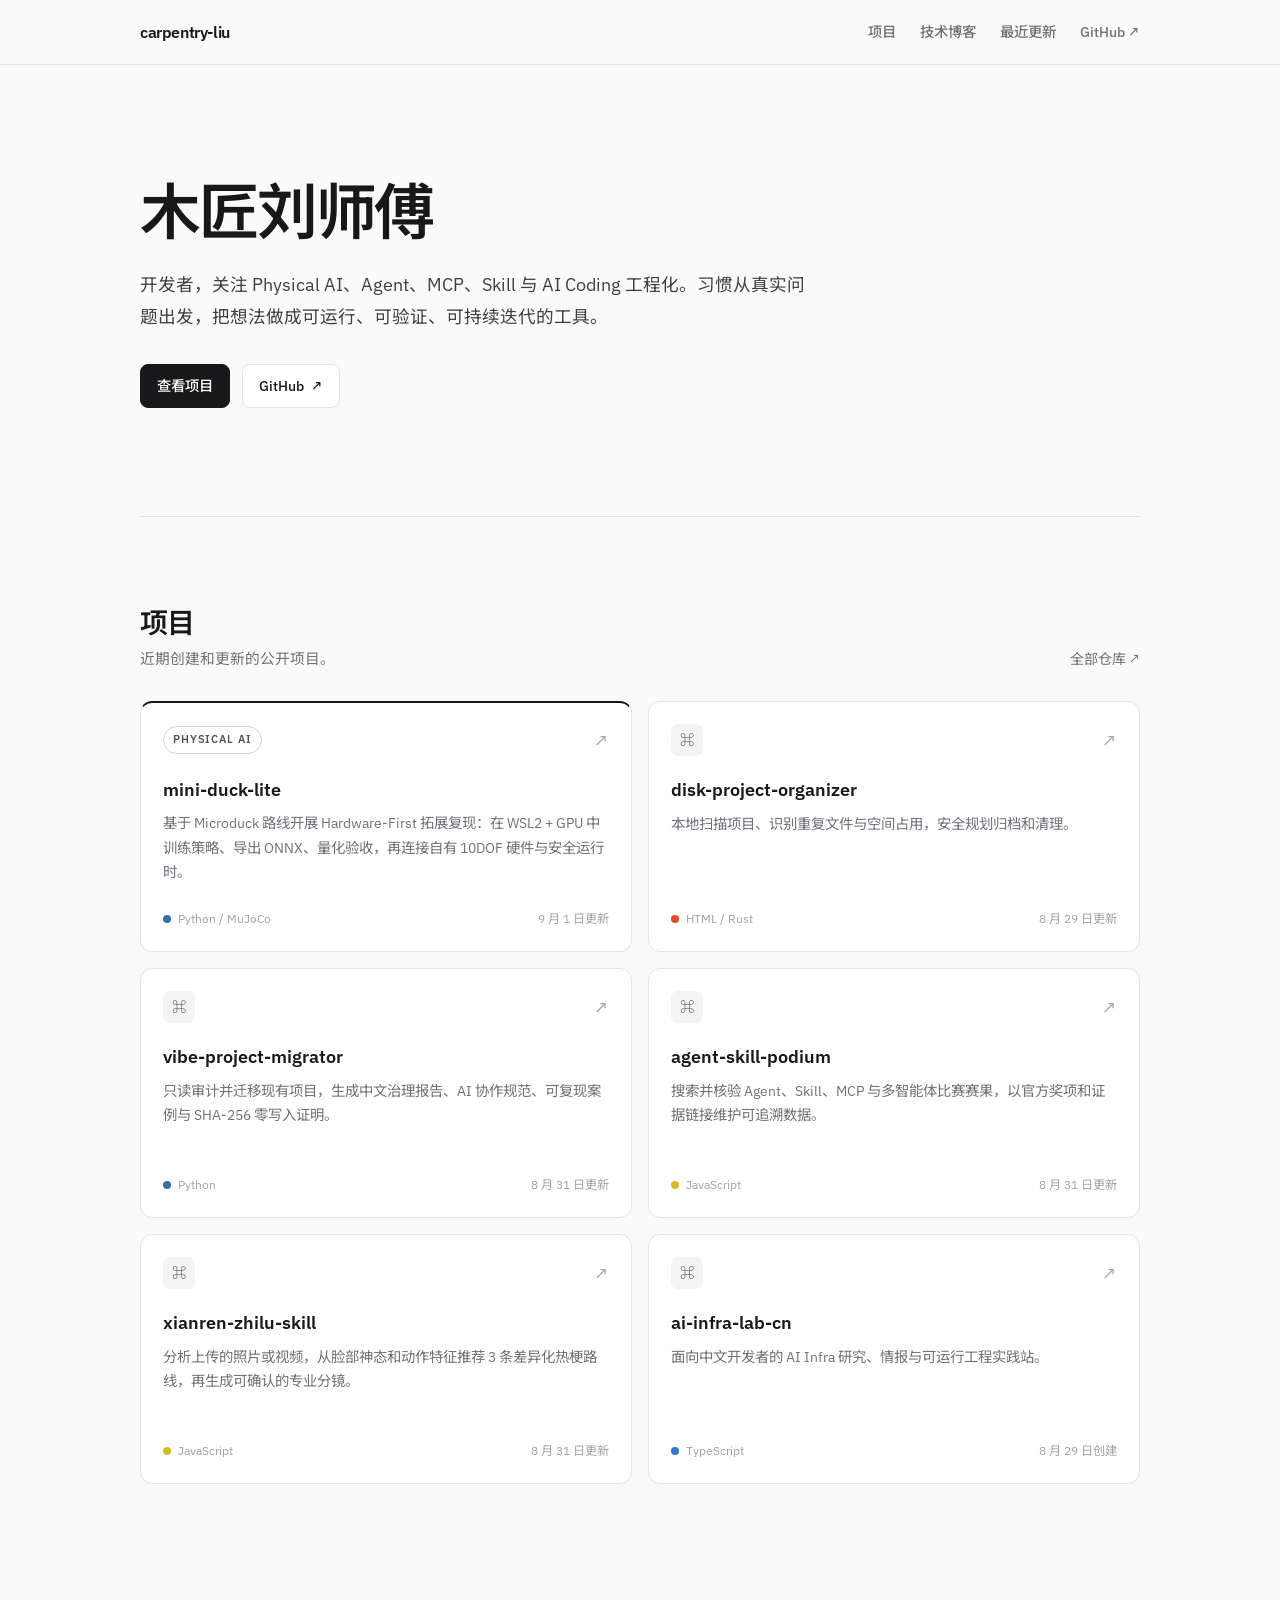
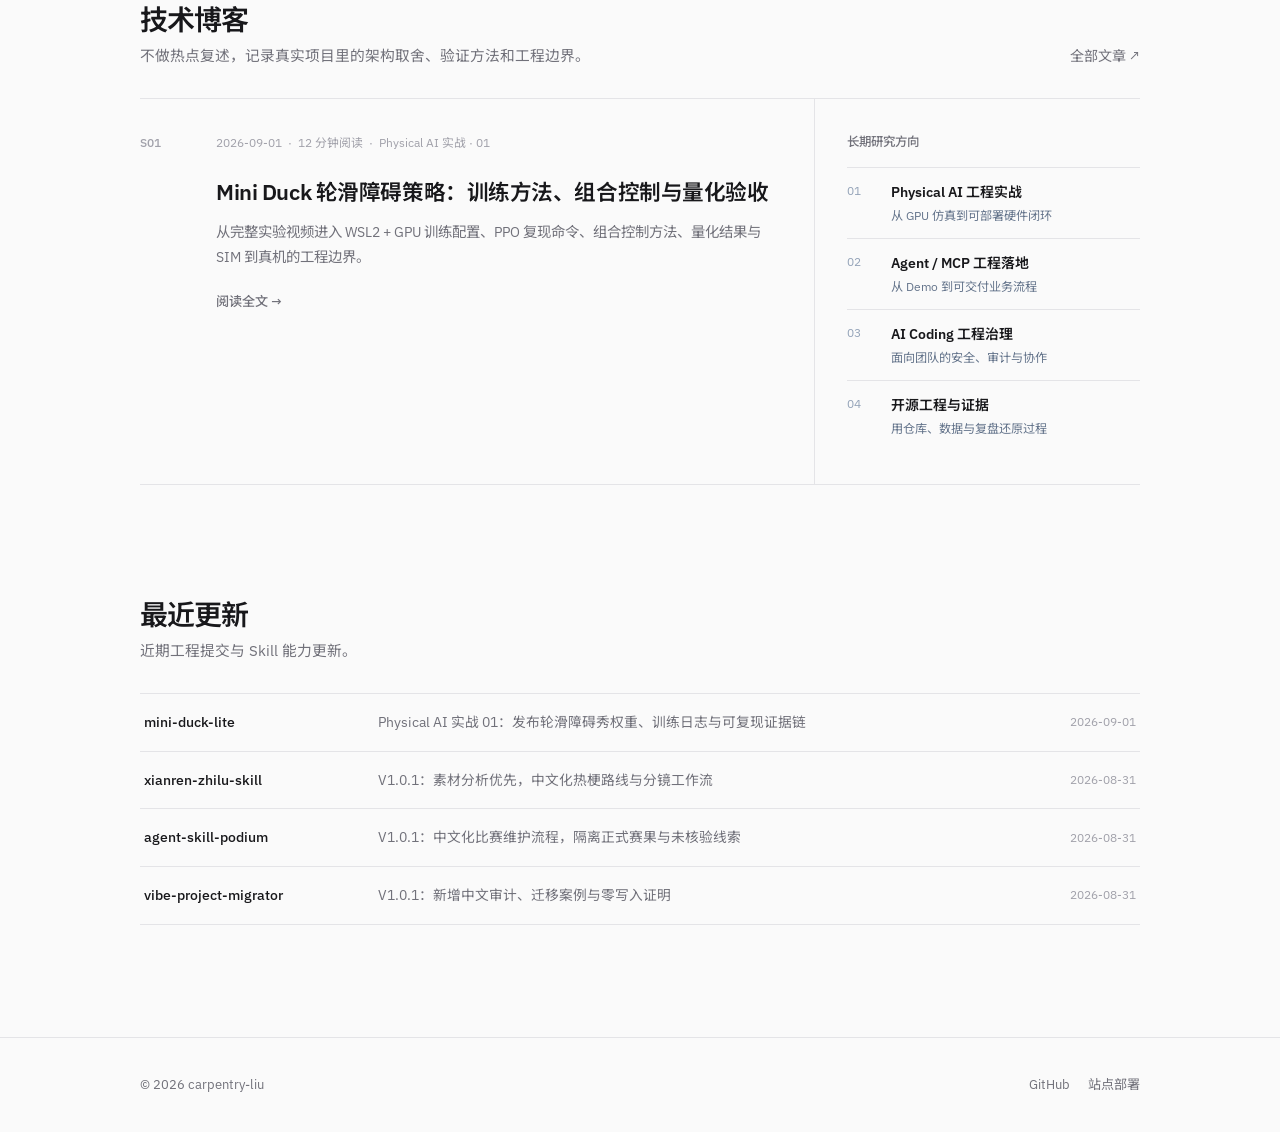
<file: index.html>
<!doctype html>
<html lang="zh-CN">
<head>
  <meta charset="utf-8">
  <meta name="viewport" content="width=device-width, initial-scale=1">
  <meta name="theme-color" content="#fafafa">
  <meta name="description" content="carpentry-liu（木匠刘师傅）的个人主页，记录 Physical AI、Agent、MCP、Skill 与 AI Coding 的工程实践。">
  <meta name="author" content="carpentry-liu">
  <meta property="og:type" content="website">
  <meta property="og:title" content="carpentry-liu — 木匠刘师傅">
  <meta property="og:description" content="Physical AI、Agent、MCP、Skill 与 AI Coding 的工程实践。">
  <meta property="og:url" content="https://carpentry-liu.github.io/">
  <meta property="og:image" content="https://opengraph.githubassets.com/1/carpentry-liu/carpentry-liu.github.io">
  <link rel="canonical" href="https://carpentry-liu.github.io/">
  <link rel="preconnect" href="https://fonts.googleapis.com">
  <link rel="preconnect" href="https://fonts.gstatic.com" crossorigin>
  <link href="https://fonts.googleapis.com/css2?family=IBM+Plex+Sans:wght@400;500;600&family=Noto+Sans+SC:wght@400;500;600&display=swap" rel="stylesheet">
  <link rel="stylesheet" href="styles.css?v=20260901-paper-video">
  <title>carpentry-liu — 木匠刘师傅</title>
</head>
<body>
  <a class="skip-link" href="#main">跳到正文</a>

  <header class="site-header">
    <div class="container header-inner">
      <a class="brand" href="index.html" aria-label="carpentry-liu 首页">
        <span>carpentry-liu</span>
      </a>
      <nav aria-label="主导航">
        <a href="#projects">项目</a>
        <a href="#blog">技术博客</a>
        <a class="nav-updates" href="#updates">最近更新</a>
        <a href="https://github.com/carpentry-liu" target="_blank" rel="noreferrer">GitHub <span aria-hidden="true">↗</span></a>
      </nav>
    </div>
  </header>

  <main id="main">
    <section class="hero container">
      <h1>木匠刘师傅</h1>
      <p class="intro">开发者，关注 Physical AI、Agent、MCP、Skill 与 AI Coding 工程化。习惯从真实问题出发，把想法做成可运行、可验证、可持续迭代的工具。</p>
      <div class="hero-links">
        <a class="button primary" href="#projects">查看项目</a>
        <a class="button secondary" href="https://github.com/carpentry-liu" target="_blank" rel="noreferrer">GitHub <span aria-hidden="true">↗</span></a>
      </div>
    </section>

    <section class="section container" id="projects" aria-labelledby="projects-title">
      <div class="section-header">
        <div>
          <h2 id="projects-title">项目</h2>
          <p>近期创建和更新的公开项目。</p>
        </div>
        <a href="https://github.com/carpentry-liu?tab=repositories" target="_blank" rel="noreferrer">全部仓库 <span aria-hidden="true">↗</span></a>
      </div>

      <div class="project-grid">
        <article class="project-card project-card--lead">
          <div class="project-top">
            <span class="project-label">Physical AI</span>
            <a class="arrow-link" href="https://github.com/carpentry-liu/mini-duck-lite" target="_blank" rel="noreferrer" aria-label="打开 mini-duck-lite 仓库">↗</a>
          </div>
          <h3><a href="https://github.com/carpentry-liu/mini-duck-lite" target="_blank" rel="noreferrer">mini-duck-lite</a></h3>
          <p>基于 Microduck 路线开展 Hardware-First 拓展复现：在 WSL2 + GPU 中训练策略、导出 ONNX、量化验收，再连接自有 10DOF 硬件与安全运行时。</p>
          <div class="project-meta"><span><i class="dot dot-python"></i>Python / MuJoCo</span><time datetime="2026-09-01">9 月 1 日更新</time></div>
        </article>

        <article class="project-card">
          <div class="project-top">
            <span class="repo-icon" aria-hidden="true">⌘</span>
            <a class="arrow-link" href="https://github.com/carpentry-liu/disk-project-organizer" target="_blank" rel="noreferrer" aria-label="打开 disk-project-organizer 仓库">↗</a>
          </div>
          <h3><a href="https://github.com/carpentry-liu/disk-project-organizer" target="_blank" rel="noreferrer">disk-project-organizer</a></h3>
          <p>本地扫描项目、识别重复文件与空间占用，安全规划归档和清理。</p>
          <div class="project-meta"><span><i class="dot dot-html"></i>HTML / Rust</span><time datetime="2026-08-29">8 月 29 日更新</time></div>
        </article>

        <article class="project-card">
          <div class="project-top">
            <span class="repo-icon" aria-hidden="true">⌘</span>
            <a class="arrow-link" href="https://github.com/carpentry-liu/vibe-project-migrator" target="_blank" rel="noreferrer" aria-label="打开 vibe-project-migrator 仓库">↗</a>
          </div>
          <h3><a href="https://github.com/carpentry-liu/vibe-project-migrator" target="_blank" rel="noreferrer">vibe-project-migrator</a></h3>
          <p>只读审计并迁移现有项目，生成中文治理报告、AI 协作规范、可复现案例与 SHA-256 零写入证明。</p>
          <div class="project-meta"><span><i class="dot dot-python"></i>Python</span><time datetime="2026-08-31">8 月 31 日更新</time></div>
        </article>

        <article class="project-card">
          <div class="project-top">
            <span class="repo-icon" aria-hidden="true">⌘</span>
            <a class="arrow-link" href="https://github.com/carpentry-liu/agent-skill-podium" target="_blank" rel="noreferrer" aria-label="打开 agent-skill-podium 仓库">↗</a>
          </div>
          <h3><a href="https://github.com/carpentry-liu/agent-skill-podium" target="_blank" rel="noreferrer">agent-skill-podium</a></h3>
          <p>搜索并核验 Agent、Skill、MCP 与多智能体比赛赛果，以官方奖项和证据链接维护可追溯数据。</p>
          <div class="project-meta"><span><i class="dot dot-js"></i>JavaScript</span><time datetime="2026-08-31">8 月 31 日更新</time></div>
        </article>

        <article class="project-card">
          <div class="project-top">
            <span class="repo-icon" aria-hidden="true">⌘</span>
            <a class="arrow-link" href="https://github.com/carpentry-liu/xianren-zhilu-skill" target="_blank" rel="noreferrer" aria-label="打开 xianren-zhilu-skill 仓库">↗</a>
          </div>
          <h3><a href="https://github.com/carpentry-liu/xianren-zhilu-skill" target="_blank" rel="noreferrer">xianren-zhilu-skill</a></h3>
          <p>分析上传的照片或视频，从脸部神态和动作特征推荐 3 条差异化热梗路线，再生成可确认的专业分镜。</p>
          <div class="project-meta"><span><i class="dot dot-js"></i>JavaScript</span><time datetime="2026-08-31">8 月 31 日更新</time></div>
        </article>

        <article class="project-card">
          <div class="project-top">
            <span class="repo-icon" aria-hidden="true">⌘</span>
            <a class="arrow-link" href="https://github.com/carpentry-liu/ai-infra-lab-cn" target="_blank" rel="noreferrer" aria-label="打开 ai-infra-lab-cn 仓库">↗</a>
          </div>
          <h3><a href="https://github.com/carpentry-liu/ai-infra-lab-cn" target="_blank" rel="noreferrer">ai-infra-lab-cn</a></h3>
          <p>面向中文开发者的 AI Infra 研究、情报与可运行工程实践站。</p>
          <div class="project-meta"><span><i class="dot dot-ts"></i>TypeScript</span><time datetime="2026-08-29">8 月 29 日创建</time></div>
        </article>

      </div>
    </section>

    <section class="section blog-section container" id="blog" aria-labelledby="blog-title">
      <div class="section-header">
        <div>
          <h2 id="blog-title">技术博客</h2>
          <p>不做热点复述，记录真实项目里的架构取舍、验证方法和工程边界。</p>
        </div>
        <a href="blog/">全部文章 <span aria-hidden="true">↗</span></a>
      </div>

      <div class="blog-layout">
        <article class="featured-post">
          <div class="post-index" aria-hidden="true">S01</div>
          <div class="post-copy">
            <div class="post-meta"><time datetime="2026-09-01">2026-09-01</time><span>12 分钟阅读</span><span>Physical AI 实战 · 01</span></div>
            <h3><a href="blog/physical-ai-01-training-evidence.html">Mini Duck 轮滑障碍策略：训练方法、组合控制与量化验收</a></h3>
            <p>从完整实验视频进入 WSL2 + GPU 训练配置、PPO 复现命令、组合控制方法、量化结果与 SIM 到真机的工程边界。</p>
            <a class="post-read" href="blog/physical-ai-01-training-evidence.html">阅读全文 <span aria-hidden="true">→</span></a>
          </div>
        </article>

        <aside class="writing-map" aria-label="博客选题方向">
          <p class="writing-map__label">长期研究方向</p>
          <ol>
            <li><span>01</span><p><strong>Physical AI 工程实战</strong><small>从 GPU 仿真到可部署硬件闭环</small></p></li>
            <li><span>02</span><p><strong>Agent / MCP 工程落地</strong><small>从 Demo 到可交付业务流程</small></p></li>
            <li><span>03</span><p><strong>AI Coding 工程治理</strong><small>面向团队的安全、审计与协作</small></p></li>
            <li><span>04</span><p><strong>开源工程与证据</strong><small>用仓库、数据与复盘还原过程</small></p></li>
          </ol>
        </aside>
      </div>

    </section>

    <section class="section updates-section container" id="updates" aria-labelledby="updates-title">
      <div class="section-header">
        <div>
          <h2 id="updates-title">最近更新</h2>
          <p>近期工程提交与 Skill 能力更新。</p>
        </div>
      </div>
      <div class="updates-list">
        <a href="https://github.com/carpentry-liu/mini-duck-lite/commit/cd07f59c37c33cb0201ef1dcec6975a163759dbd" target="_blank" rel="noreferrer">
          <span class="update-repo">mini-duck-lite</span>
          <span class="update-message">Physical AI 实战 01：发布轮滑障碍秀权重、训练日志与可复现证据链</span>
          <time datetime="2026-09-01">2026-09-01</time>
        </a>
        <a href="https://github.com/carpentry-liu/xianren-zhilu-skill/commit/04ef3725118f70d232b30592ee0b91b3fb6f1c78" target="_blank" rel="noreferrer">
          <span class="update-repo">xianren-zhilu-skill</span>
          <span class="update-message">V1.0.1：素材分析优先，中文化热梗路线与分镜工作流</span>
          <time datetime="2026-08-31">2026-08-31</time>
        </a>
        <a href="https://github.com/carpentry-liu/agent-skill-podium/commit/0392ddddbfa570fb1b9425e9f5b513633fd7537a" target="_blank" rel="noreferrer">
          <span class="update-repo">agent-skill-podium</span>
          <span class="update-message">V1.0.1：中文化比赛维护流程，隔离正式赛果与未核验线索</span>
          <time datetime="2026-08-31">2026-08-31</time>
        </a>
        <a href="https://github.com/carpentry-liu/vibe-project-migrator/commit/39a5d19ba5b21a41309025bc1afadf3a8100f967" target="_blank" rel="noreferrer">
          <span class="update-repo">vibe-project-migrator</span>
          <span class="update-message">V1.0.1：新增中文审计、迁移案例与零写入证明</span>
          <time datetime="2026-08-31">2026-08-31</time>
        </a>
      </div>
    </section>
  </main>

  <footer class="site-footer">
    <div class="container footer-inner">
      <p>© 2026 carpentry-liu</p>
      <div><a href="https://github.com/carpentry-liu" target="_blank" rel="noreferrer">GitHub</a><a href="https://github.com/carpentry-liu/carpentry-liu.github.io" target="_blank" rel="noreferrer">站点部署</a></div>
    </div>
  </footer>
</body>
</html>
</file>
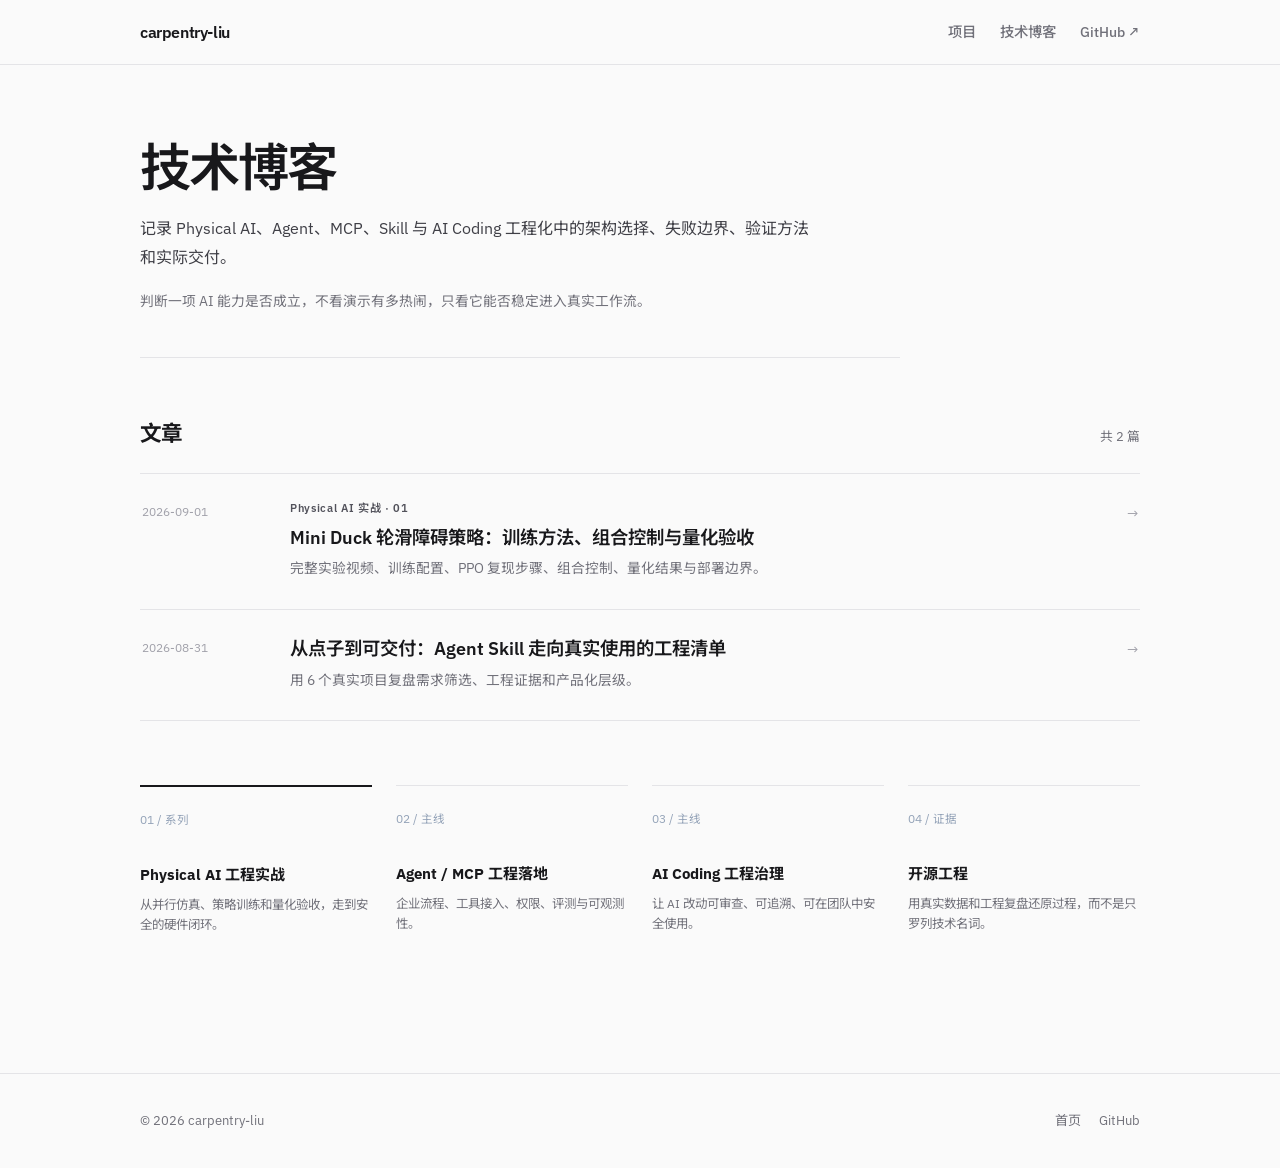
<file: blog/index.html>
<!doctype html>
<html lang="zh-CN">
<head>
  <meta charset="utf-8">
  <meta name="viewport" content="width=device-width, initial-scale=1">
  <meta name="theme-color" content="#fafafa">
  <meta name="description" content="carpentry-liu 的技术博客，记录 Physical AI、Agent、MCP、Skill 与 AI Coding 的架构取舍、验证方法和工程边界。">
  <meta name="author" content="carpentry-liu">
  <meta property="og:type" content="website">
  <meta property="og:title" content="技术博客 — carpentry-liu">
  <meta property="og:description" content="不做泛资讯，只记录经过真实项目验证的 Physical AI 与 AI 工程实践。">
  <meta property="og:url" content="https://carpentry-liu.github.io/blog/">
  <link rel="canonical" href="https://carpentry-liu.github.io/blog/">
  <link rel="preconnect" href="https://fonts.googleapis.com">
  <link rel="preconnect" href="https://fonts.gstatic.com" crossorigin>
  <link href="https://fonts.googleapis.com/css2?family=IBM+Plex+Sans:wght@400;500;600&family=Noto+Sans+SC:wght@400;500;600&display=swap" rel="stylesheet">
  <link rel="stylesheet" href="../styles.css?v=20260901-paper-video">
  <title>技术博客 — carpentry-liu</title>
</head>
<body>
  <a class="skip-link" href="#main">跳到正文</a>
  <header class="site-header">
    <div class="container header-inner">
      <a class="brand" href="../index.html" aria-label="carpentry-liu 首页"><span>carpentry-liu</span></a>
      <nav aria-label="主导航">
        <a href="../index.html#projects">项目</a>
        <a href="index.html">技术博客</a>
        <a href="https://github.com/carpentry-liu" target="_blank" rel="noreferrer">GitHub <span aria-hidden="true">↗</span></a>
      </nav>
    </div>
  </header>

  <main id="main" class="blog-main container">
    <header class="blog-hero">
      <h1>技术博客</h1>
      <p class="lead">记录 Physical AI、Agent、MCP、Skill 与 AI Coding 工程化中的架构选择、失败边界、验证方法和实际交付。</p>
      <p class="blog-principle">判断一项 AI 能力是否成立，不看演示有多热闹，只看它能否稳定进入真实工作流。</p>
    </header>

    <section class="post-list" aria-labelledby="posts-title">
      <div class="post-list__heading">
        <h2 id="posts-title">文章</h2>
        <span>共 2 篇</span>
      </div>
      <a class="post-row" href="physical-ai-01-training-evidence.html">
        <time datetime="2026-09-01">2026-09-01</time>
        <div>
          <span class="post-row__series">Physical AI 实战 · 01</span>
          <h3>Mini Duck 轮滑障碍策略：训练方法、组合控制与量化验收</h3>
          <p>完整实验视频、训练配置、PPO 复现步骤、组合控制、量化结果与部署边界。</p>
        </div>
        <span aria-hidden="true">→</span>
      </a>
      <a class="post-row" href="from-idea-to-open-source-skill.html">
        <time datetime="2026-08-31">2026-08-31</time>
        <div>
          <h3>从点子到可交付：Agent Skill 走向真实使用的工程清单</h3>
          <p>用 6 个真实项目复盘需求筛选、工程证据和产品化层级。</p>
        </div>
        <span aria-hidden="true">→</span>
      </a>
    </section>

    <section class="series-grid" aria-label="长期写作方向">
      <article class="series-card series-card--active"><span>01 / 系列</span><h3>Physical AI 工程实战</h3><p>从并行仿真、策略训练和量化验收，走到安全的硬件闭环。</p></article>
      <article class="series-card"><span>02 / 主线</span><h3>Agent / MCP 工程落地</h3><p>企业流程、工具接入、权限、评测与可观测性。</p></article>
      <article class="series-card"><span>03 / 主线</span><h3>AI Coding 工程治理</h3><p>让 AI 改动可审查、可追溯、可在团队中安全使用。</p></article>
      <article class="series-card"><span>04 / 证据</span><h3>开源工程</h3><p>用真实数据和工程复盘还原过程，而不是只罗列技术名词。</p></article>
    </section>

  </main>

  <footer class="site-footer">
    <div class="container footer-inner">
      <p>© 2026 carpentry-liu</p>
      <div><a href="../index.html">首页</a><a href="https://github.com/carpentry-liu" target="_blank" rel="noreferrer">GitHub</a></div>
    </div>
  </footer>
</body>
</html>
</file>
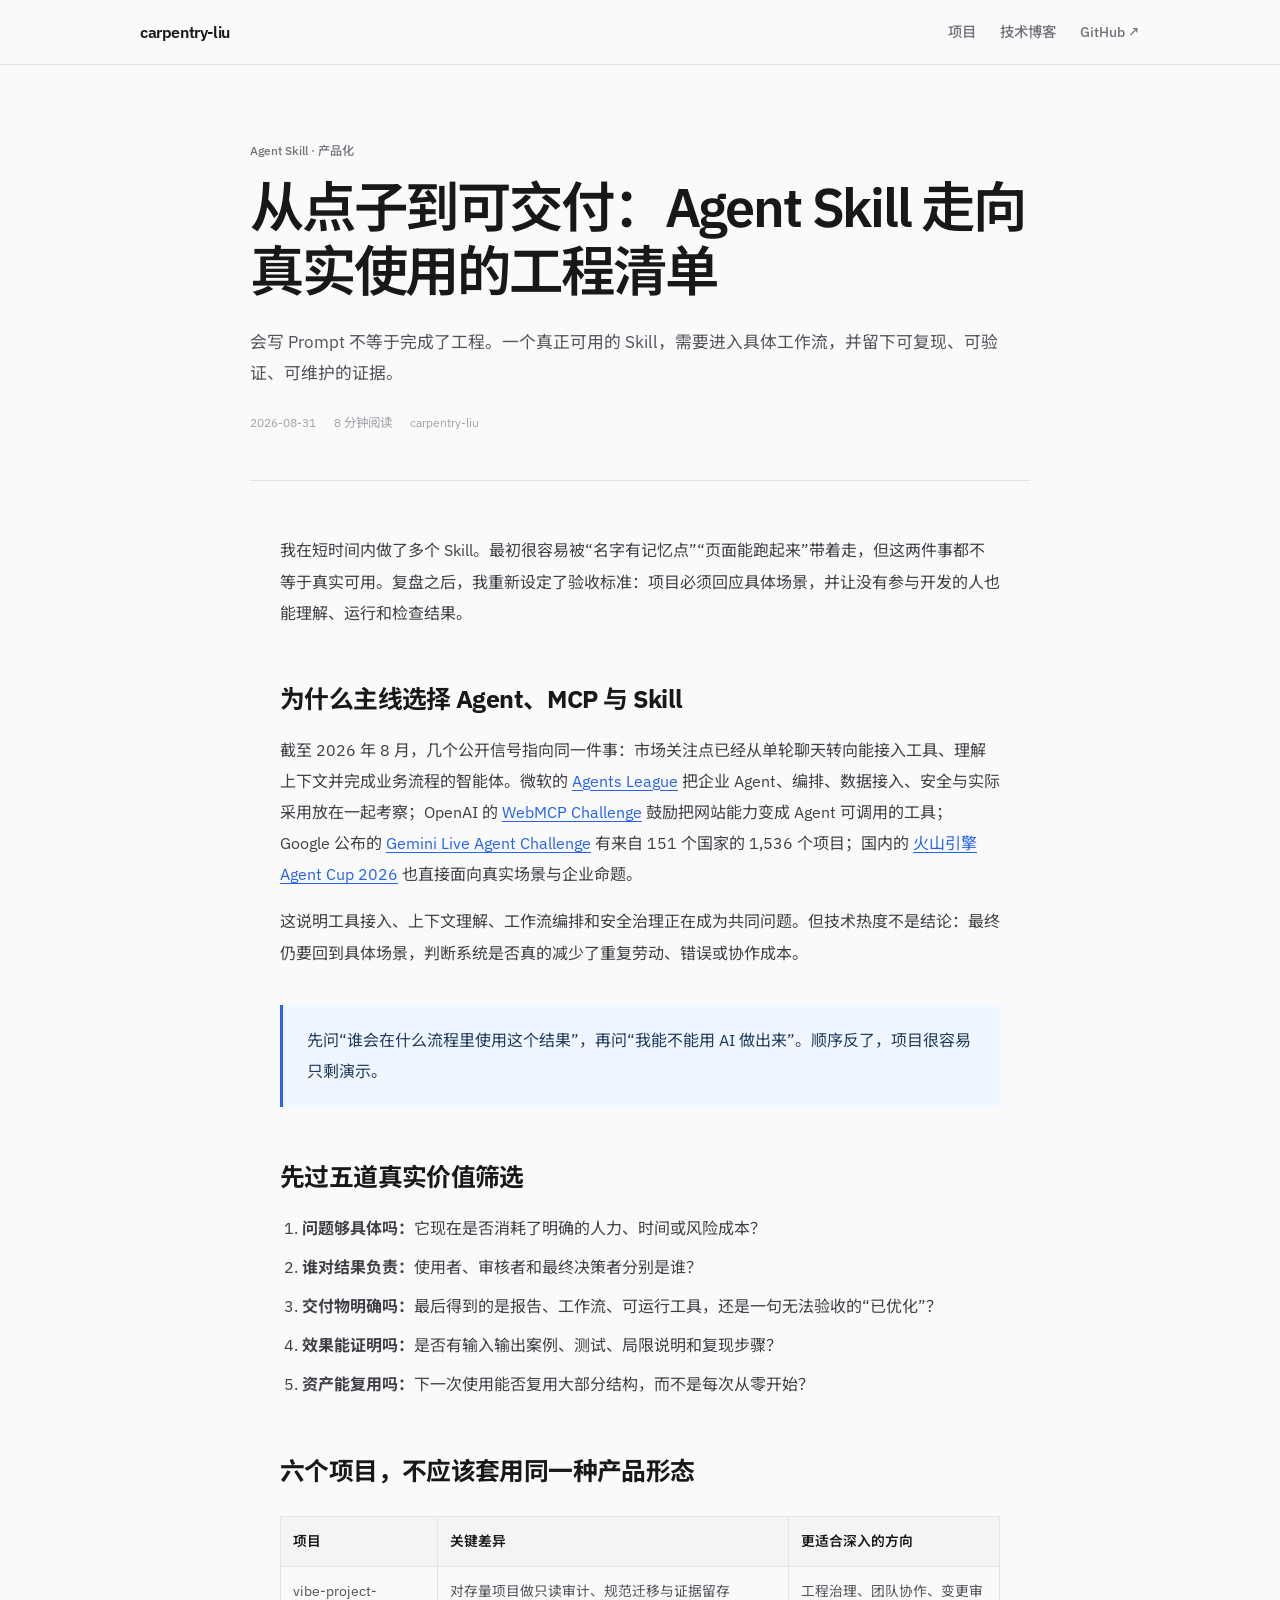
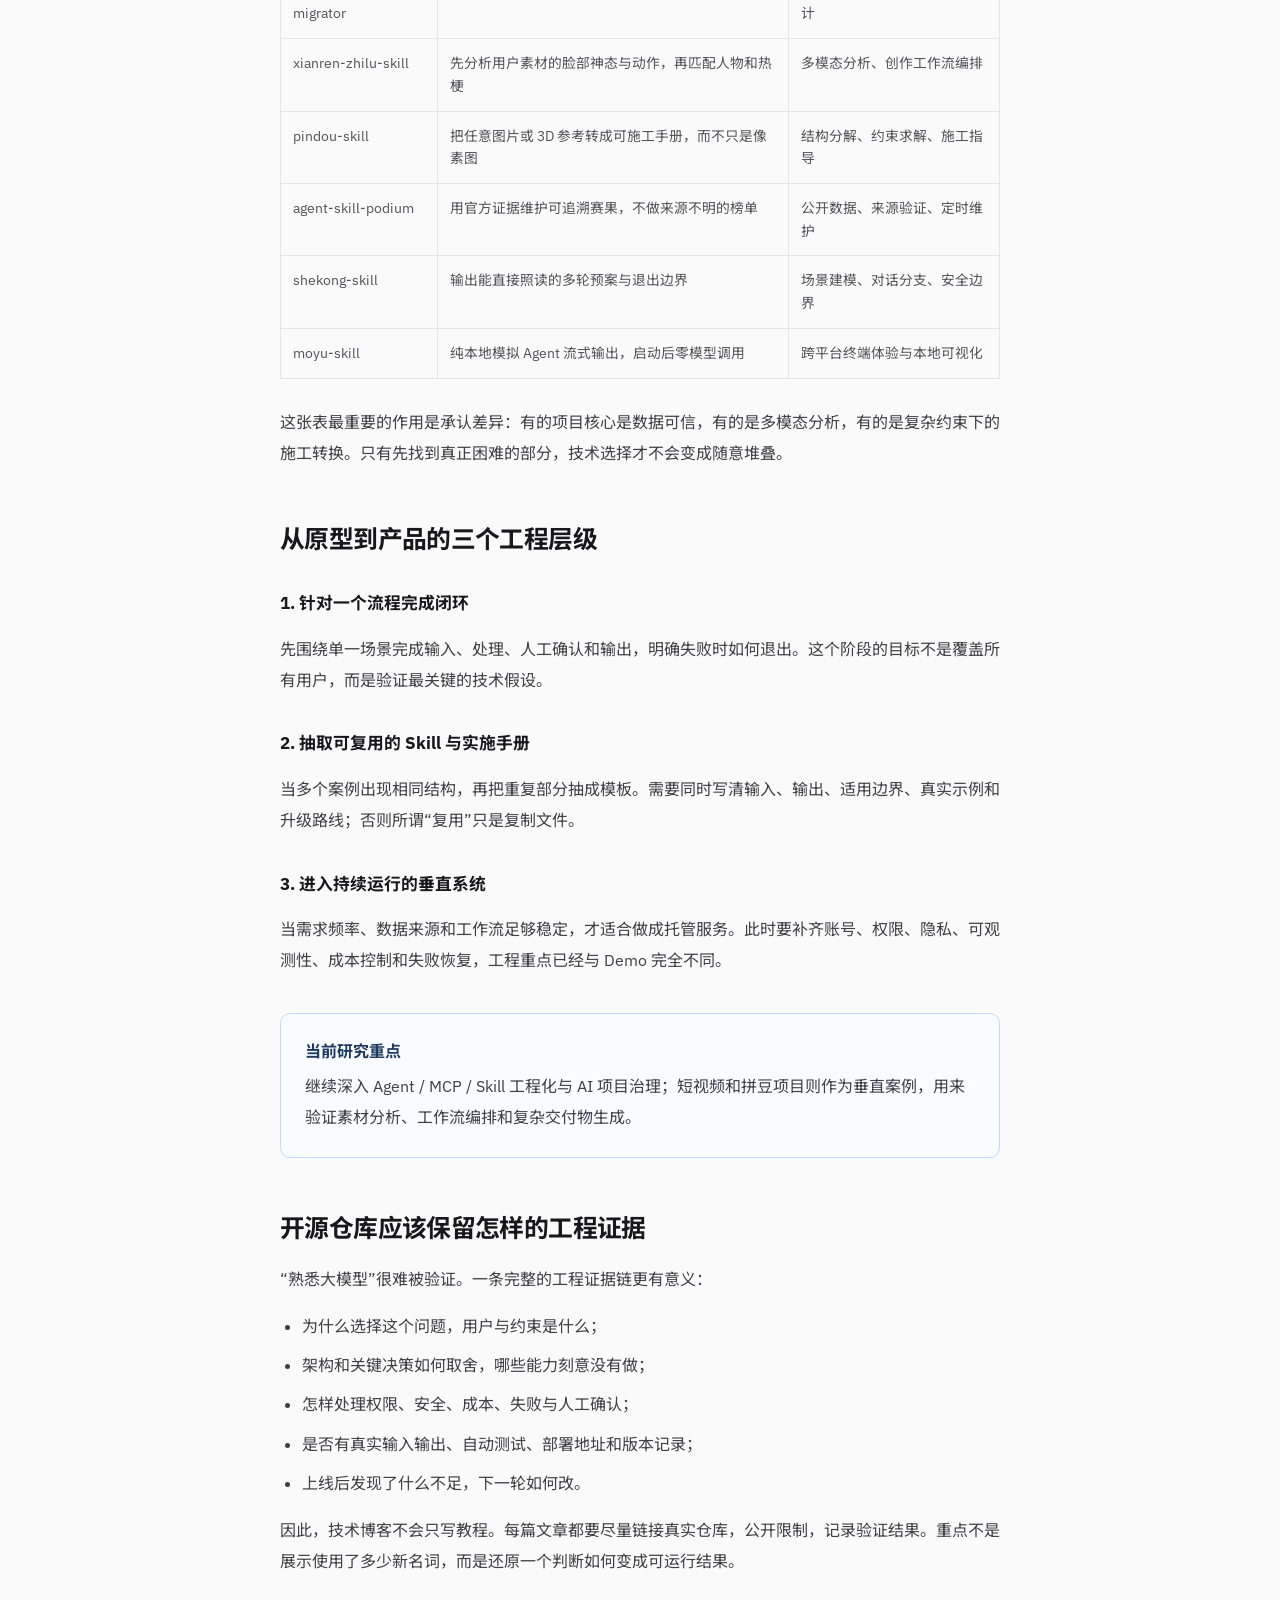
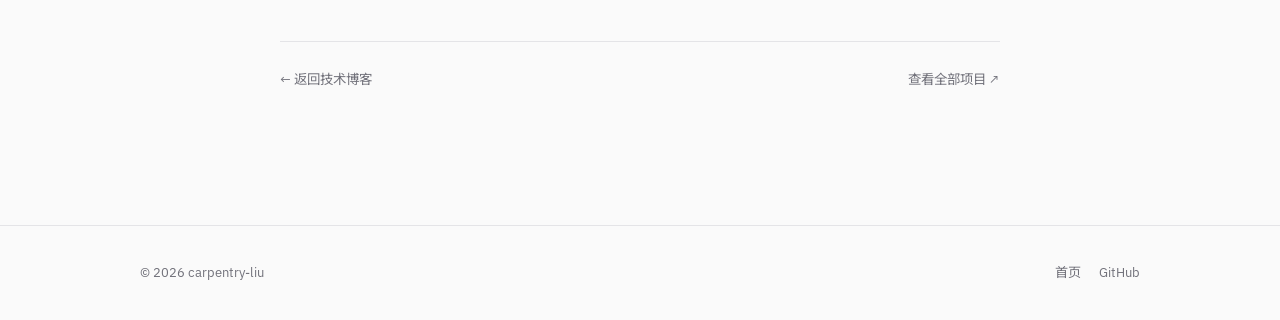
<file: blog/from-idea-to-open-source-skill.html>
<!doctype html>
<html lang="zh-CN">
<head>
  <meta charset="utf-8">
  <meta name="viewport" content="width=device-width, initial-scale=1">
  <meta name="theme-color" content="#fafafa">
  <meta name="description" content="用 6 个真实项目复盘：Agent Skill 如何从一次性 Prompt 变成可运行、可验证、可复用的工程资产。">
  <meta name="author" content="carpentry-liu">
  <meta property="og:type" content="article">
  <meta property="og:title" content="从点子到可交付：Agent Skill 走向真实使用的工程清单">
  <meta property="og:description" content="需求筛选、工程证据与三个产品化层级。">
  <meta property="og:url" content="https://carpentry-liu.github.io/blog/from-idea-to-open-source-skill.html">
  <link rel="canonical" href="https://carpentry-liu.github.io/blog/from-idea-to-open-source-skill.html">
  <link rel="preconnect" href="https://fonts.googleapis.com">
  <link rel="preconnect" href="https://fonts.gstatic.com" crossorigin>
  <link href="https://fonts.googleapis.com/css2?family=IBM+Plex+Sans:wght@400;500;600&family=Noto+Sans+SC:wght@400;500;600&display=swap" rel="stylesheet">
  <link rel="stylesheet" href="../styles.css?v=20260901-paper-video">
  <title>从点子到可交付：Agent Skill 走向真实使用的工程清单</title>
</head>
<body>
  <a class="skip-link" href="#main">跳到正文</a>
  <header class="site-header">
    <div class="container header-inner">
      <a class="brand" href="../index.html" aria-label="carpentry-liu 首页"><span>carpentry-liu</span></a>
      <nav aria-label="主导航">
        <a href="../index.html#projects">项目</a>
        <a href="index.html">技术博客</a>
        <a href="https://github.com/carpentry-liu" target="_blank" rel="noreferrer">GitHub <span aria-hidden="true">↗</span></a>
      </nav>
    </div>
  </header>

  <main id="main" class="article-main container">
    <article>
      <header class="article-header">
        <p class="article-category">Agent Skill · 产品化</p>
        <h1>从点子到可交付：Agent Skill 走向真实使用的工程清单</h1>
        <p class="article-dek">会写 Prompt 不等于完成了工程。一个真正可用的 Skill，需要进入具体工作流，并留下可复现、可验证、可维护的证据。</p>
        <div class="article-meta"><time datetime="2026-08-31">2026-08-31</time><span>8 分钟阅读</span><span>carpentry-liu</span></div>
      </header>

      <div class="article-body">
        <p>我在短时间内做了多个 Skill。最初很容易被“名字有记忆点”“页面能跑起来”带着走，但这两件事都不等于真实可用。复盘之后，我重新设定了验收标准：项目必须回应具体场景，并让没有参与开发的人也能理解、运行和检查结果。</p>

        <h2>为什么主线选择 Agent、MCP 与 Skill</h2>
        <p>截至 2026 年 8 月，几个公开信号指向同一件事：市场关注点已经从单轮聊天转向能接入工具、理解上下文并完成业务流程的智能体。微软的 <a href="https://devblogs.microsoft.com/microsoft365dev/agents-league-hackathon-2026-enterprise-agents/" target="_blank" rel="noreferrer">Agents League</a> 把企业 Agent、编排、数据接入、安全与实际采用放在一起考察；OpenAI 的 <a href="https://openai.com/es-ES/webmcp-challenge/" target="_blank" rel="noreferrer">WebMCP Challenge</a> 鼓励把网站能力变成 Agent 可调用的工具；Google 公布的 <a href="https://cloud.google.com/blog/topics/developers-practitioners/winners-and-highlights-of-the-gemini-live-agent-challenge" target="_blank" rel="noreferrer">Gemini Live Agent Challenge</a> 有来自 151 个国家的 1,536 个项目；国内的 <a href="https://www.volcengine.com/activity/agent/competition/2026" target="_blank" rel="noreferrer">火山引擎 Agent Cup 2026</a> 也直接面向真实场景与企业命题。</p>
        <p>这说明工具接入、上下文理解、工作流编排和安全治理正在成为共同问题。但技术热度不是结论：最终仍要回到具体场景，判断系统是否真的减少了重复劳动、错误或协作成本。</p>

        <blockquote><p>先问“谁会在什么流程里使用这个结果”，再问“我能不能用 AI 做出来”。顺序反了，项目很容易只剩演示。</p></blockquote>

        <h2>先过五道真实价值筛选</h2>
        <ol>
          <li><strong>问题够具体吗：</strong>它现在是否消耗了明确的人力、时间或风险成本？</li>
          <li><strong>谁对结果负责：</strong>使用者、审核者和最终决策者分别是谁？</li>
          <li><strong>交付物明确吗：</strong>最后得到的是报告、工作流、可运行工具，还是一句无法验收的“已优化”？</li>
          <li><strong>效果能证明吗：</strong>是否有输入输出案例、测试、局限说明和复现步骤？</li>
          <li><strong>资产能复用吗：</strong>下一次使用能否复用大部分结构，而不是每次从零开始？</li>
        </ol>

        <h2>六个项目，不应该套用同一种产品形态</h2>
        <table>
          <thead><tr><th>项目</th><th>关键差异</th><th>更适合深入的方向</th></tr></thead>
          <tbody>
            <tr><td>vibe-project-migrator</td><td>对存量项目做只读审计、规范迁移与证据留存</td><td>工程治理、团队协作、变更审计</td></tr>
            <tr><td>xianren-zhilu-skill</td><td>先分析用户素材的脸部神态与动作，再匹配人物和热梗</td><td>多模态分析、创作工作流编排</td></tr>
            <tr><td>pindou-skill</td><td>把任意图片或 3D 参考转成可施工手册，而不只是像素图</td><td>结构分解、约束求解、施工指导</td></tr>
            <tr><td>agent-skill-podium</td><td>用官方证据维护可追溯赛果，不做来源不明的榜单</td><td>公开数据、来源验证、定时维护</td></tr>
            <tr><td>shekong-skill</td><td>输出能直接照读的多轮预案与退出边界</td><td>场景建模、对话分支、安全边界</td></tr>
            <tr><td>moyu-skill</td><td>纯本地模拟 Agent 流式输出，启动后零模型调用</td><td>跨平台终端体验与本地可视化</td></tr>
          </tbody>
        </table>
        <p>这张表最重要的作用是承认差异：有的项目核心是数据可信，有的是多模态分析，有的是复杂约束下的施工转换。只有先找到真正困难的部分，技术选择才不会变成随意堆叠。</p>

        <h2>从原型到产品的三个工程层级</h2>
        <h3>1. 针对一个流程完成闭环</h3>
        <p>先围绕单一场景完成输入、处理、人工确认和输出，明确失败时如何退出。这个阶段的目标不是覆盖所有用户，而是验证最关键的技术假设。</p>
        <h3>2. 抽取可复用的 Skill 与实施手册</h3>
        <p>当多个案例出现相同结构，再把重复部分抽成模板。需要同时写清输入、输出、适用边界、真实示例和升级路线；否则所谓“复用”只是复制文件。</p>
        <h3>3. 进入持续运行的垂直系统</h3>
        <p>当需求频率、数据来源和工作流足够稳定，才适合做成托管服务。此时要补齐账号、权限、隐私、可观测性、成本控制和失败恢复，工程重点已经与 Demo 完全不同。</p>

        <div class="article-callout">
          <strong>当前研究重点</strong>
          <p>继续深入 Agent / MCP / Skill 工程化与 AI 项目治理；短视频和拼豆项目则作为垂直案例，用来验证素材分析、工作流编排和复杂交付物生成。</p>
        </div>

        <h2>开源仓库应该保留怎样的工程证据</h2>
        <p>“熟悉大模型”很难被验证。一条完整的工程证据链更有意义：</p>
        <ul>
          <li>为什么选择这个问题，用户与约束是什么；</li>
          <li>架构和关键决策如何取舍，哪些能力刻意没有做；</li>
          <li>怎样处理权限、安全、成本、失败与人工确认；</li>
          <li>是否有真实输入输出、自动测试、部署地址和版本记录；</li>
          <li>上线后发现了什么不足，下一轮如何改。</li>
        </ul>
        <p>因此，技术博客不会只写教程。每篇文章都要尽量链接真实仓库，公开限制，记录验证结果。重点不是展示使用了多少新名词，而是还原一个判断如何变成可运行结果。</p>

      </div>
    </article>

    <div class="article-end"><a href="index.html">← 返回技术博客</a><a href="https://github.com/carpentry-liu" target="_blank" rel="noreferrer">查看全部项目 ↗</a></div>
  </main>

  <footer class="site-footer">
    <div class="container footer-inner">
      <p>© 2026 carpentry-liu</p>
      <div><a href="../index.html">首页</a><a href="https://github.com/carpentry-liu" target="_blank" rel="noreferrer">GitHub</a></div>
    </div>
  </footer>
</body>
</html>
</file>
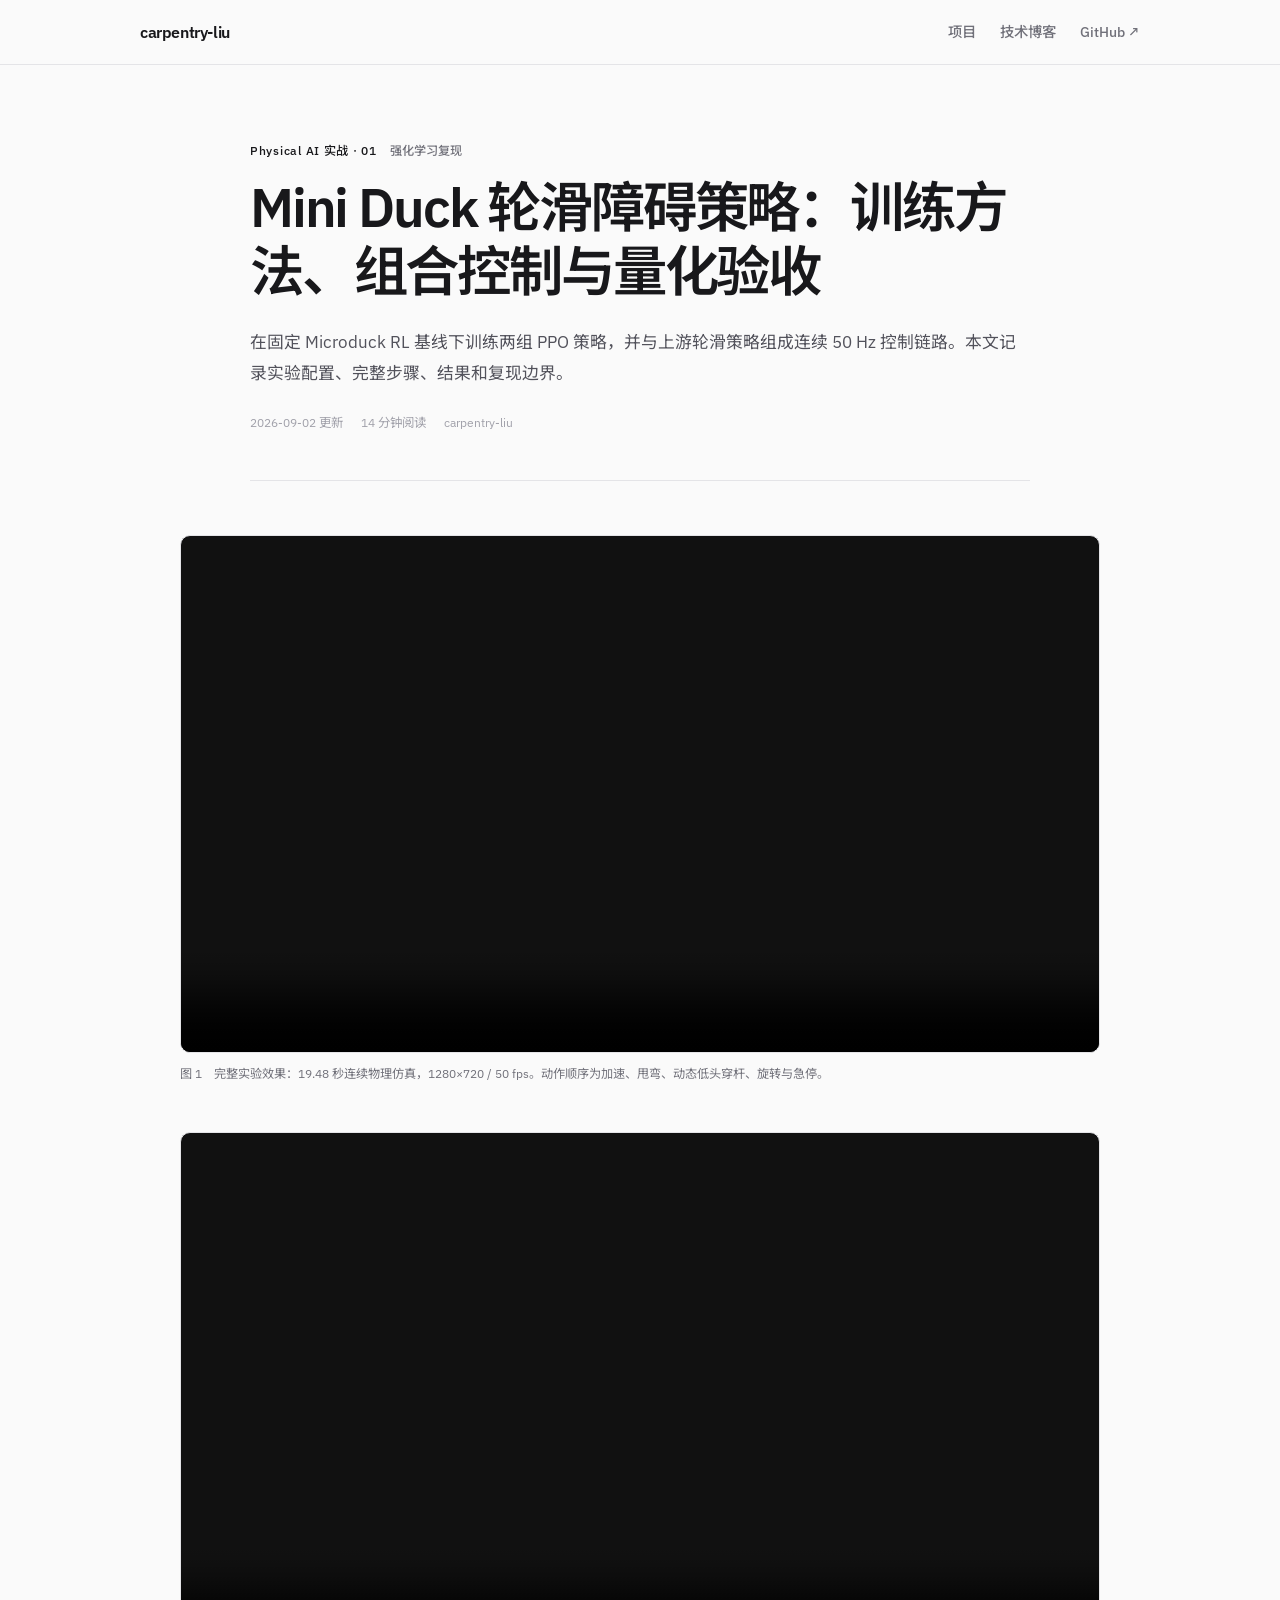
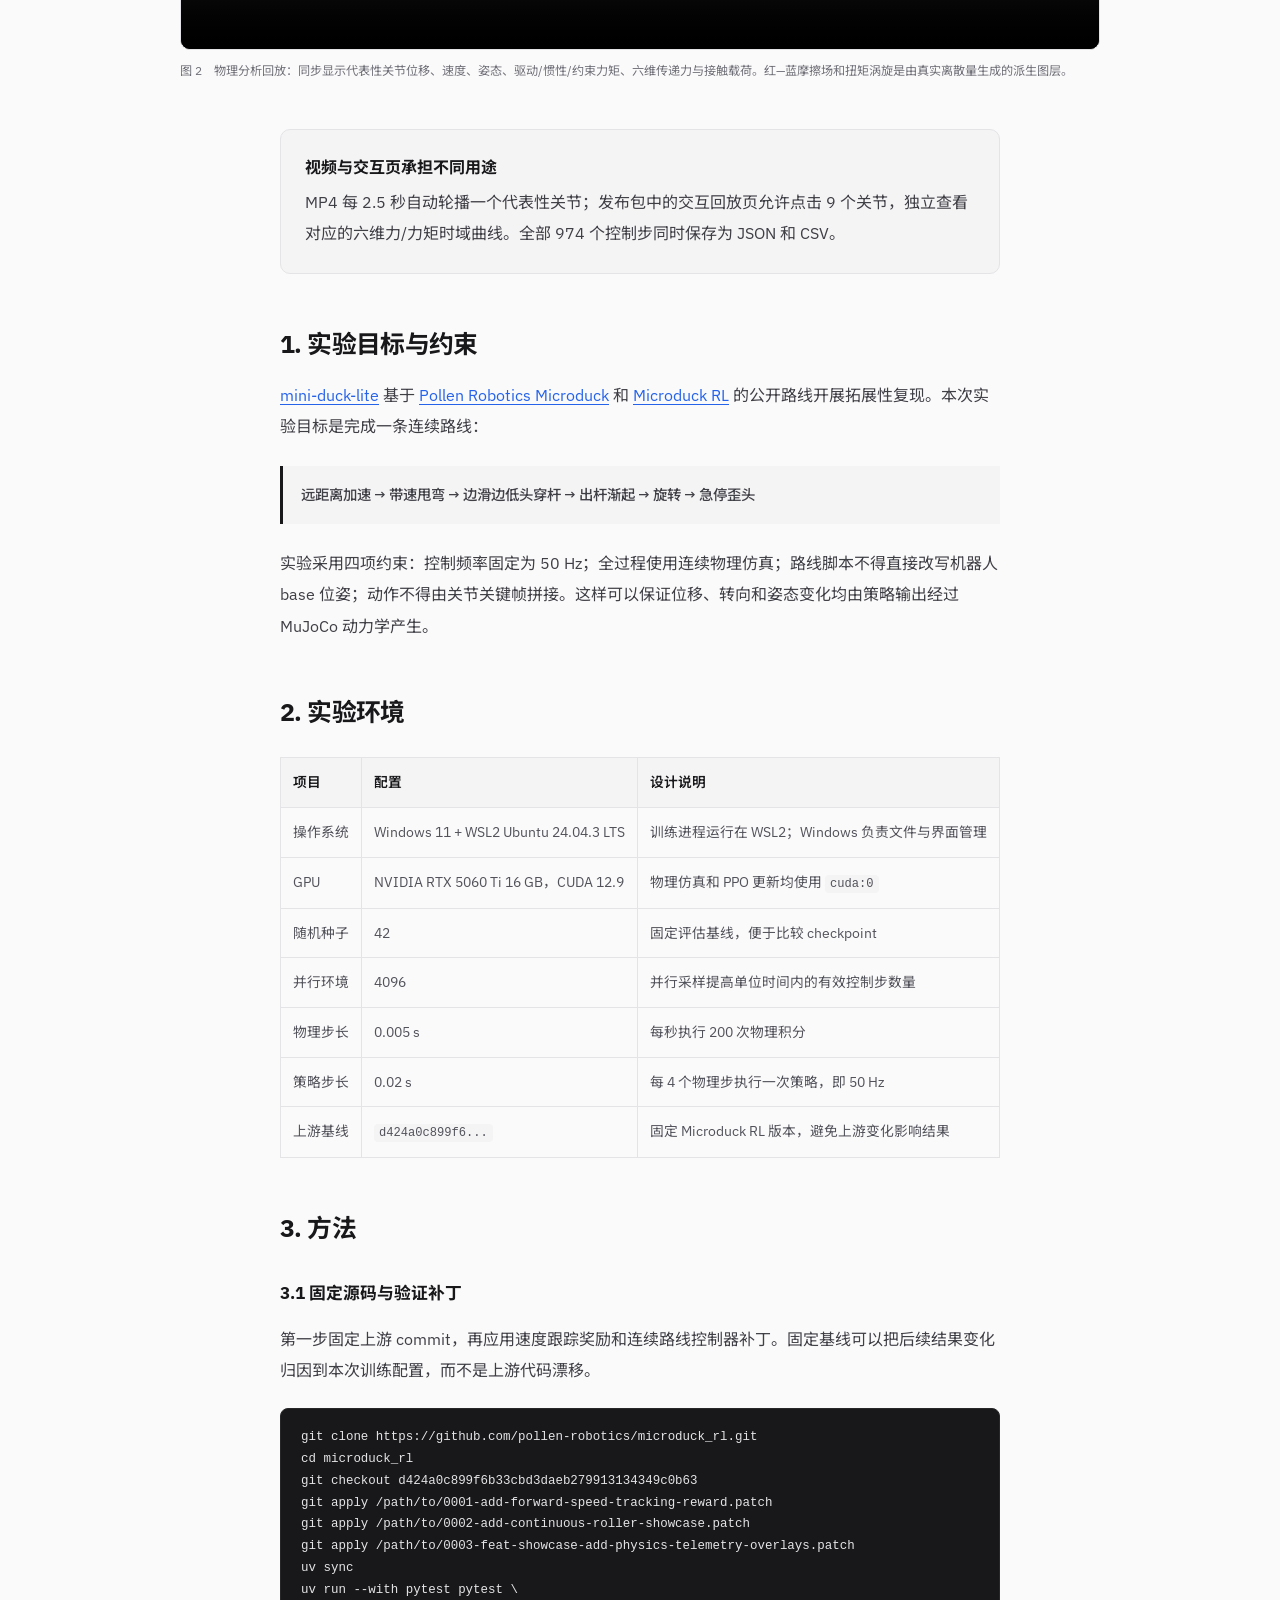
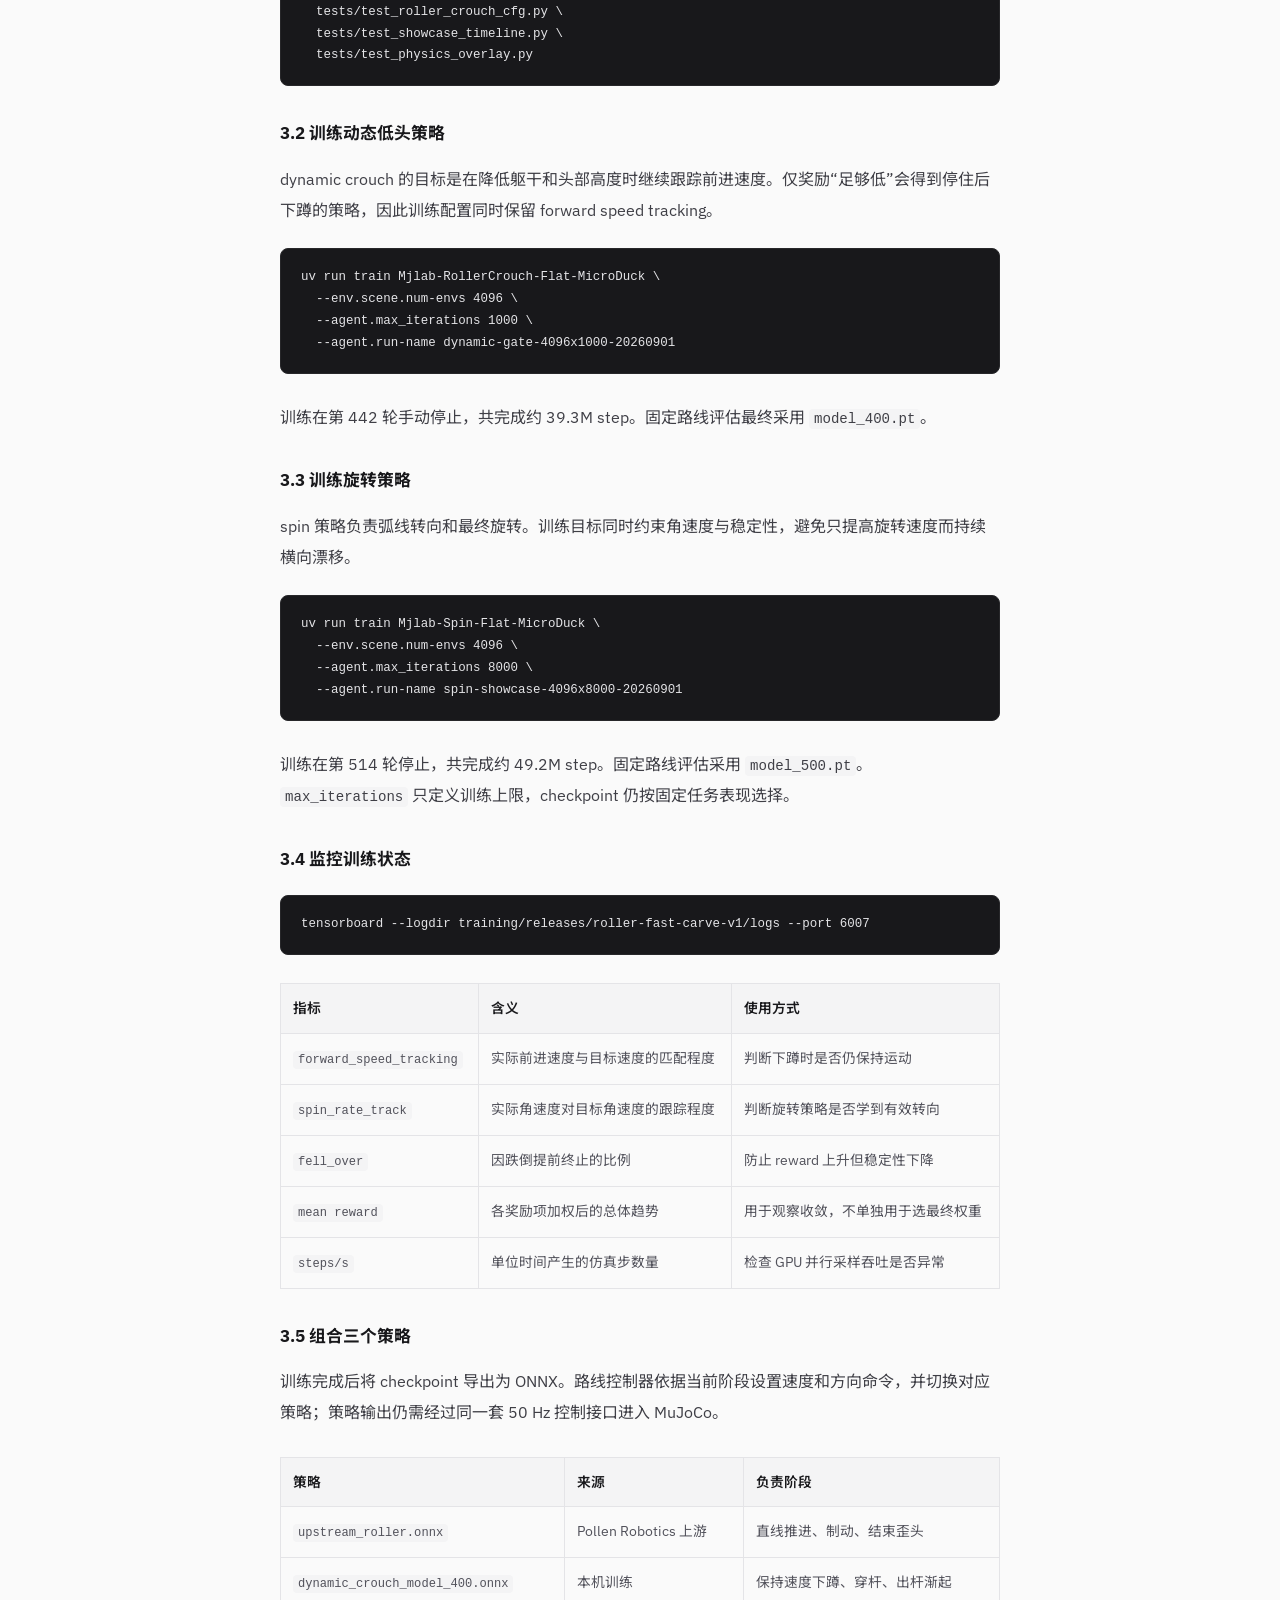
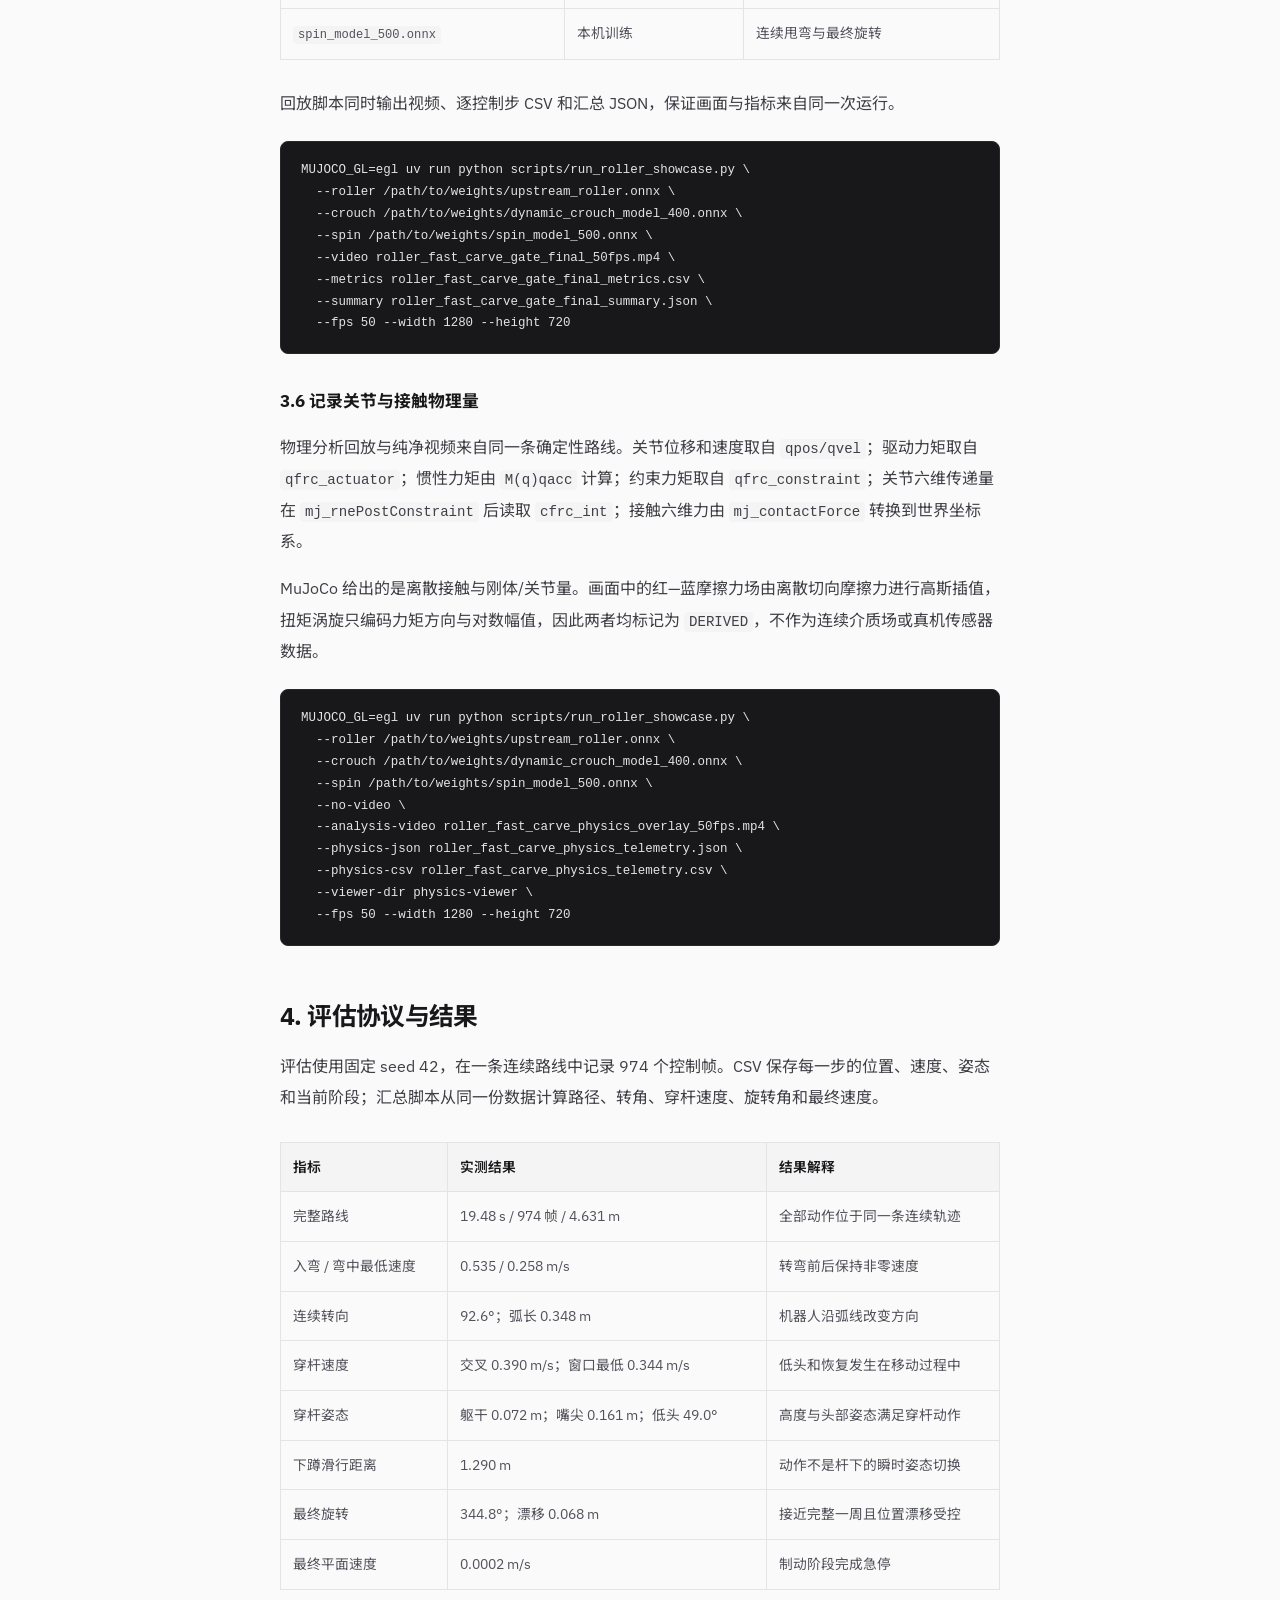
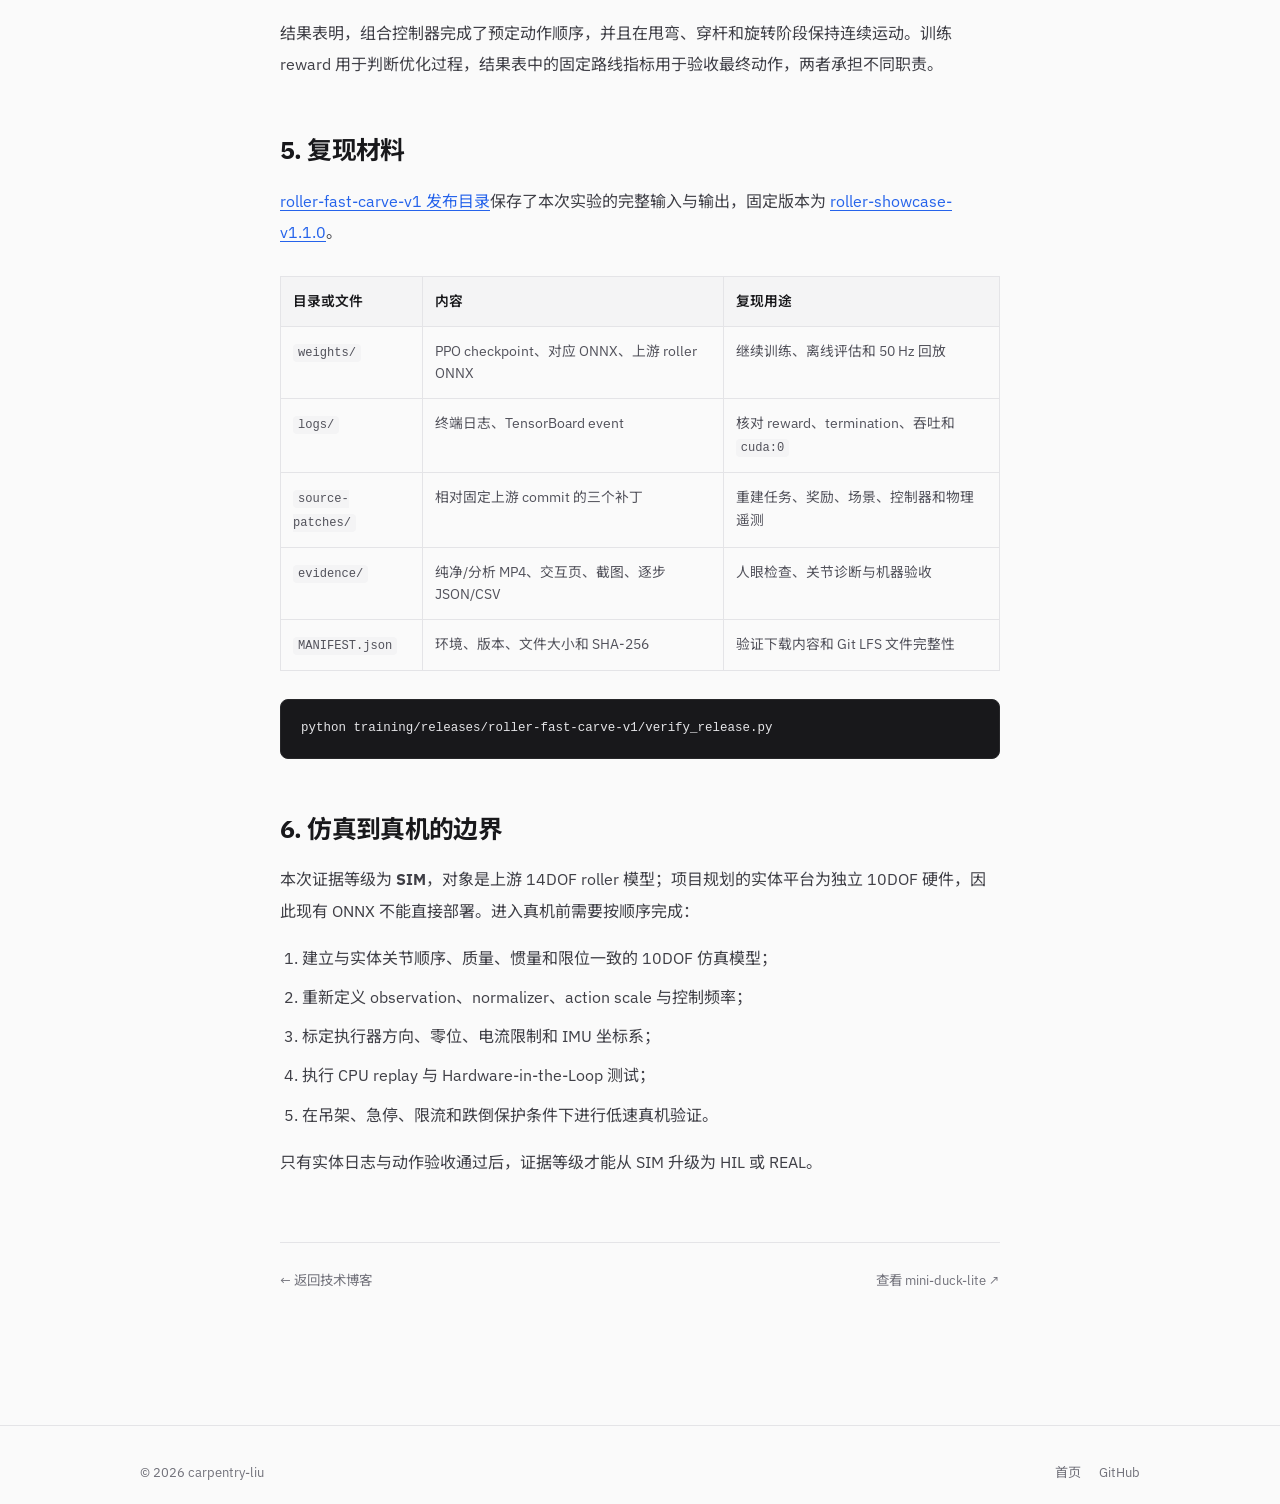
<file: blog/physical-ai-01-training-evidence.html>
<!doctype html>
<html lang="zh-CN">
<head>
  <meta charset="utf-8">
  <meta name="viewport" content="width=device-width, initial-scale=1">
  <meta name="theme-color" content="#fafafa">
  <meta name="description" content="Physical AI 实战 01：Mini Duck 轮滑障碍策略的实验环境、PPO 训练步骤、组合控制方法、量化结果与复现材料。">
  <meta name="author" content="carpentry-liu">
  <meta property="og:type" content="article">
  <meta property="og:title" content="Mini Duck 轮滑障碍策略：训练方法、组合控制与量化验收">
  <meta property="og:description" content="基于 WSL2、4096 个并行环境与 50 Hz 控制闭环的可复现实验报告。">
  <meta property="og:url" content="https://carpentry-liu.github.io/blog/physical-ai-01-training-evidence.html">
  <meta property="og:image" content="https://raw.githubusercontent.com/carpentry-liu/mini-duck-lite/main/training/releases/roller-fast-carve-v1/evidence/roller_fast_carve_gate_final_contact_sheet.jpg">
  <link rel="canonical" href="https://carpentry-liu.github.io/blog/physical-ai-01-training-evidence.html">
  <link rel="preconnect" href="https://fonts.googleapis.com">
  <link rel="preconnect" href="https://fonts.gstatic.com" crossorigin>
  <link href="https://fonts.googleapis.com/css2?family=IBM+Plex+Sans:wght@400;500;600&family=Noto+Sans+SC:wght@400;500;600&display=swap" rel="stylesheet">
  <link rel="stylesheet" href="../styles.css?v=20260902-physics-video">
  <title>Mini Duck 轮滑障碍策略：训练方法、组合控制与量化验收</title>
</head>
<body>
  <a class="skip-link" href="#main">跳到正文</a>
  <header class="site-header">
    <div class="container header-inner">
      <a class="brand" href="../index.html" aria-label="carpentry-liu 首页"><span>carpentry-liu</span></a>
      <nav aria-label="主导航">
        <a href="../index.html#projects">项目</a>
        <a href="index.html">技术博客</a>
        <a href="https://github.com/carpentry-liu" target="_blank" rel="noreferrer">GitHub <span aria-hidden="true">↗</span></a>
      </nav>
    </div>
  </header>

  <main id="main" class="article-main container">
    <article>
      <header class="article-header">
        <p class="article-category"><span class="series-marker">Physical AI 实战 · 01</span> 强化学习复现</p>
        <h1>Mini Duck 轮滑障碍策略：训练方法、组合控制与量化验收</h1>
        <p class="article-dek">在固定 Microduck RL 基线下训练两组 PPO 策略，并与上游轮滑策略组成连续 50 Hz 控制链路。本文记录实验配置、完整步骤、结果和复现边界。</p>
        <div class="article-meta"><time datetime="2026-09-02">2026-09-02 更新</time><span>14 分钟阅读</span><span>carpentry-liu</span></div>
      </header>

      <div class="article-body">
        <figure class="article-figure">
          <video controls playsinline preload="metadata" poster="https://raw.githubusercontent.com/carpentry-liu/mini-duck-lite/main/training/releases/roller-fast-carve-v1/evidence/roller_fast_carve_gate_final_contact_sheet.jpg" aria-label="Mini Duck 连续轮滑障碍实验视频">
            <source src="https://media.githubusercontent.com/media/carpentry-liu/mini-duck-lite/main/training/releases/roller-fast-carve-v1/evidence/roller_fast_carve_gate_final_50fps.mp4" type="video/mp4">
            当前浏览器无法播放视频。<a href="https://github.com/carpentry-liu/mini-duck-lite/blob/main/training/releases/roller-fast-carve-v1/evidence/roller_fast_carve_gate_final_50fps.mp4" target="_blank" rel="noreferrer">打开完整视频</a>。
          </video>
          <figcaption>图 1　完整实验效果：19.48 秒连续物理仿真，1280×720 / 50 fps。动作顺序为加速、甩弯、动态低头穿杆、旋转与急停。</figcaption>
        </figure>

        <figure class="article-figure">
          <video controls playsinline preload="metadata" poster="https://raw.githubusercontent.com/carpentry-liu/mini-duck-lite/main/training/releases/roller-fast-carve-v1/evidence/roller_fast_carve_physics_preview.jpg" aria-label="Mini Duck 轮滑障碍实验物理分析视频">
            <source src="https://media.githubusercontent.com/media/carpentry-liu/mini-duck-lite/main/training/releases/roller-fast-carve-v1/evidence/roller_fast_carve_physics_overlay_50fps.mp4" type="video/mp4">
            当前浏览器无法播放视频。<a href="https://github.com/carpentry-liu/mini-duck-lite/blob/main/training/releases/roller-fast-carve-v1/evidence/roller_fast_carve_physics_overlay_50fps.mp4" target="_blank" rel="noreferrer">打开物理分析视频</a>。
          </video>
          <figcaption>图 2　物理分析回放：同步显示代表性关节位移、速度、姿态、驱动/惯性/约束力矩、六维传递力与接触载荷。红—蓝摩擦场和扭矩涡旋是由真实离散量生成的派生图层。</figcaption>
        </figure>

        <div class="article-callout article-callout--neutral">
          <strong>视频与交互页承担不同用途</strong>
          <p>MP4 每 2.5 秒自动轮播一个代表性关节；发布包中的交互回放页允许点击 9 个关节，独立查看对应的六维力/力矩时域曲线。全部 974 个控制步同时保存为 JSON 和 CSV。</p>
        </div>

        <h2>1. 实验目标与约束</h2>
        <p><a href="https://github.com/carpentry-liu/mini-duck-lite" target="_blank" rel="noreferrer">mini-duck-lite</a> 基于 <a href="https://github.com/pollen-robotics/microduck" target="_blank" rel="noreferrer">Pollen Robotics Microduck</a> 和 <a href="https://github.com/pollen-robotics/microduck_rl" target="_blank" rel="noreferrer">Microduck RL</a> 的公开路线开展拓展性复现。本次实验目标是完成一条连续路线：</p>
        <p class="route-line">远距离加速 → 带速甩弯 → 边滑边低头穿杆 → 出杆渐起 → 旋转 → 急停歪头</p>
        <p>实验采用四项约束：控制频率固定为 50 Hz；全过程使用连续物理仿真；路线脚本不得直接改写机器人 base 位姿；动作不得由关节关键帧拼接。这样可以保证位移、转向和姿态变化均由策略输出经过 MuJoCo 动力学产生。</p>

        <h2>2. 实验环境</h2>

        <table>
          <thead><tr><th>项目</th><th>配置</th><th>设计说明</th></tr></thead>
          <tbody>
            <tr><td>操作系统</td><td>Windows 11 + WSL2 Ubuntu 24.04.3 LTS</td><td>训练进程运行在 WSL2；Windows 负责文件与界面管理</td></tr>
            <tr><td>GPU</td><td>NVIDIA RTX 5060 Ti 16 GB，CUDA 12.9</td><td>物理仿真和 PPO 更新均使用 <code>cuda:0</code></td></tr>
            <tr><td>随机种子</td><td>42</td><td>固定评估基线，便于比较 checkpoint</td></tr>
            <tr><td>并行环境</td><td>4096</td><td>并行采样提高单位时间内的有效控制步数量</td></tr>
            <tr><td>物理步长</td><td>0.005 s</td><td>每秒执行 200 次物理积分</td></tr>
            <tr><td>策略步长</td><td>0.02 s</td><td>每 4 个物理步执行一次策略，即 50 Hz</td></tr>
            <tr><td>上游基线</td><td><code>d424a0c899f6...</code></td><td>固定 Microduck RL 版本，避免上游变化影响结果</td></tr>
          </tbody>
        </table>

        <h2>3. 方法</h2>

        <h3>3.1 固定源码与验证补丁</h3>
        <p>第一步固定上游 commit，再应用速度跟踪奖励和连续路线控制器补丁。固定基线可以把后续结果变化归因到本次训练配置，而不是上游代码漂移。</p>
        <pre><code>git clone https://github.com/pollen-robotics/microduck_rl.git
cd microduck_rl
git checkout d424a0c899f6b33cbd3daeb279913134349c0b63
git apply /path/to/0001-add-forward-speed-tracking-reward.patch
git apply /path/to/0002-add-continuous-roller-showcase.patch
git apply /path/to/0003-feat-showcase-add-physics-telemetry-overlays.patch
uv sync
uv run --with pytest pytest \
  tests/test_roller_crouch_cfg.py \
  tests/test_showcase_timeline.py \
  tests/test_physics_overlay.py</code></pre>

        <h3>3.2 训练动态低头策略</h3>
        <p>dynamic crouch 的目标是在降低躯干和头部高度时继续跟踪前进速度。仅奖励“足够低”会得到停住后下蹲的策略，因此训练配置同时保留 forward speed tracking。</p>
        <pre><code>uv run train Mjlab-RollerCrouch-Flat-MicroDuck \
  --env.scene.num-envs 4096 \
  --agent.max_iterations 1000 \
  --agent.run-name dynamic-gate-4096x1000-20260901</code></pre>
        <p>训练在第 442 轮手动停止，共完成约 39.3M step。固定路线评估最终采用 <code>model_400.pt</code>。</p>

        <h3>3.3 训练旋转策略</h3>
        <p>spin 策略负责弧线转向和最终旋转。训练目标同时约束角速度与稳定性，避免只提高旋转速度而持续横向漂移。</p>
        <pre><code>uv run train Mjlab-Spin-Flat-MicroDuck \
  --env.scene.num-envs 4096 \
  --agent.max_iterations 8000 \
  --agent.run-name spin-showcase-4096x8000-20260901</code></pre>
        <p>训练在第 514 轮停止，共完成约 49.2M step。固定路线评估采用 <code>model_500.pt</code>。<code>max_iterations</code> 只定义训练上限，checkpoint 仍按固定任务表现选择。</p>

        <h3>3.4 监控训练状态</h3>
        <pre><code>tensorboard --logdir training/releases/roller-fast-carve-v1/logs --port 6007</code></pre>
        <table>
          <thead><tr><th>指标</th><th>含义</th><th>使用方式</th></tr></thead>
          <tbody>
            <tr><td><code>forward_speed_tracking</code></td><td>实际前进速度与目标速度的匹配程度</td><td>判断下蹲时是否仍保持运动</td></tr>
            <tr><td><code>spin_rate_track</code></td><td>实际角速度对目标角速度的跟踪程度</td><td>判断旋转策略是否学到有效转向</td></tr>
            <tr><td><code>fell_over</code></td><td>因跌倒提前终止的比例</td><td>防止 reward 上升但稳定性下降</td></tr>
            <tr><td><code>mean reward</code></td><td>各奖励项加权后的总体趋势</td><td>用于观察收敛，不单独用于选最终权重</td></tr>
            <tr><td><code>steps/s</code></td><td>单位时间产生的仿真步数量</td><td>检查 GPU 并行采样吞吐是否异常</td></tr>
          </tbody>
        </table>

        <h3>3.5 组合三个策略</h3>
        <p>训练完成后将 checkpoint 导出为 ONNX。路线控制器依据当前阶段设置速度和方向命令，并切换对应策略；策略输出仍需经过同一套 50 Hz 控制接口进入 MuJoCo。</p>
        <table>
          <thead><tr><th>策略</th><th>来源</th><th>负责阶段</th></tr></thead>
          <tbody>
            <tr><td><code>upstream_roller.onnx</code></td><td>Pollen Robotics 上游</td><td>直线推进、制动、结束歪头</td></tr>
            <tr><td><code>dynamic_crouch_model_400.onnx</code></td><td>本机训练</td><td>保持速度下蹲、穿杆、出杆渐起</td></tr>
            <tr><td><code>spin_model_500.onnx</code></td><td>本机训练</td><td>连续甩弯与最终旋转</td></tr>
          </tbody>
        </table>
        <p>回放脚本同时输出视频、逐控制步 CSV 和汇总 JSON，保证画面与指标来自同一次运行。</p>
        <pre><code>MUJOCO_GL=egl uv run python scripts/run_roller_showcase.py \
  --roller /path/to/weights/upstream_roller.onnx \
  --crouch /path/to/weights/dynamic_crouch_model_400.onnx \
  --spin /path/to/weights/spin_model_500.onnx \
  --video roller_fast_carve_gate_final_50fps.mp4 \
  --metrics roller_fast_carve_gate_final_metrics.csv \
  --summary roller_fast_carve_gate_final_summary.json \
  --fps 50 --width 1280 --height 720</code></pre>

        <h3>3.6 记录关节与接触物理量</h3>
        <p>物理分析回放与纯净视频来自同一条确定性路线。关节位移和速度取自 <code>qpos/qvel</code>；驱动力矩取自 <code>qfrc_actuator</code>；惯性力矩由 <code>M(q)qacc</code> 计算；约束力矩取自 <code>qfrc_constraint</code>；关节六维传递量在 <code>mj_rnePostConstraint</code> 后读取 <code>cfrc_int</code>；接触六维力由 <code>mj_contactForce</code> 转换到世界坐标系。</p>
        <p>MuJoCo 给出的是离散接触与刚体/关节量。画面中的红—蓝摩擦力场由离散切向摩擦力进行高斯插值，扭矩涡旋只编码力矩方向与对数幅值，因此两者均标记为 <code>DERIVED</code>，不作为连续介质场或真机传感器数据。</p>
        <pre><code>MUJOCO_GL=egl uv run python scripts/run_roller_showcase.py \
  --roller /path/to/weights/upstream_roller.onnx \
  --crouch /path/to/weights/dynamic_crouch_model_400.onnx \
  --spin /path/to/weights/spin_model_500.onnx \
  --no-video \
  --analysis-video roller_fast_carve_physics_overlay_50fps.mp4 \
  --physics-json roller_fast_carve_physics_telemetry.json \
  --physics-csv roller_fast_carve_physics_telemetry.csv \
  --viewer-dir physics-viewer \
  --fps 50 --width 1280 --height 720</code></pre>

        <h2>4. 评估协议与结果</h2>
        <p>评估使用固定 seed 42，在一条连续路线中记录 974 个控制帧。CSV 保存每一步的位置、速度、姿态和当前阶段；汇总脚本从同一份数据计算路径、转角、穿杆速度、旋转角和最终速度。</p>

        <table>
          <thead><tr><th>指标</th><th>实测结果</th><th>结果解释</th></tr></thead>
          <tbody>
            <tr><td>完整路线</td><td>19.48 s / 974 帧 / 4.631 m</td><td>全部动作位于同一条连续轨迹</td></tr>
            <tr><td>入弯 / 弯中最低速度</td><td>0.535 / 0.258 m/s</td><td>转弯前后保持非零速度</td></tr>
            <tr><td>连续转向</td><td>92.6°；弧长 0.348 m</td><td>机器人沿弧线改变方向</td></tr>
            <tr><td>穿杆速度</td><td>交叉 0.390 m/s；窗口最低 0.344 m/s</td><td>低头和恢复发生在移动过程中</td></tr>
            <tr><td>穿杆姿态</td><td>躯干 0.072 m；嘴尖 0.161 m；低头 49.0°</td><td>高度与头部姿态满足穿杆动作</td></tr>
            <tr><td>下蹲滑行距离</td><td>1.290 m</td><td>动作不是杆下的瞬时姿态切换</td></tr>
            <tr><td>最终旋转</td><td>344.8°；漂移 0.068 m</td><td>接近完整一周且位置漂移受控</td></tr>
            <tr><td>最终平面速度</td><td>0.0002 m/s</td><td>制动阶段完成急停</td></tr>
          </tbody>
        </table>

        <p>结果表明，组合控制器完成了预定动作顺序，并且在甩弯、穿杆和旋转阶段保持连续运动。训练 reward 用于判断优化过程，结果表中的固定路线指标用于验收最终动作，两者承担不同职责。</p>

        <h2>5. 复现材料</h2>
        <p><a href="https://github.com/carpentry-liu/mini-duck-lite/tree/main/training/releases/roller-fast-carve-v1" target="_blank" rel="noreferrer">roller-fast-carve-v1 发布目录</a>保存了本次实验的完整输入与输出，固定版本为 <a href="https://github.com/carpentry-liu/mini-duck-lite/tree/roller-showcase-v1.1.0" target="_blank" rel="noreferrer">roller-showcase-v1.1.0</a>。</p>
        <table>
          <thead><tr><th>目录或文件</th><th>内容</th><th>复现用途</th></tr></thead>
          <tbody>
            <tr><td><code>weights/</code></td><td>PPO checkpoint、对应 ONNX、上游 roller ONNX</td><td>继续训练、离线评估和 50 Hz 回放</td></tr>
            <tr><td><code>logs/</code></td><td>终端日志、TensorBoard event</td><td>核对 reward、termination、吞吐和 <code>cuda:0</code></td></tr>
            <tr><td><code>source-patches/</code></td><td>相对固定上游 commit 的三个补丁</td><td>重建任务、奖励、场景、控制器和物理遥测</td></tr>
            <tr><td><code>evidence/</code></td><td>纯净/分析 MP4、交互页、截图、逐步 JSON/CSV</td><td>人眼检查、关节诊断与机器验收</td></tr>
            <tr><td><code>MANIFEST.json</code></td><td>环境、版本、文件大小和 SHA-256</td><td>验证下载内容和 Git LFS 文件完整性</td></tr>
          </tbody>
        </table>
        <pre><code>python training/releases/roller-fast-carve-v1/verify_release.py</code></pre>

        <h2>6. 仿真到真机的边界</h2>
        <p>本次证据等级为 <strong>SIM</strong>，对象是上游 14DOF roller 模型；项目规划的实体平台为独立 10DOF 硬件，因此现有 ONNX 不能直接部署。进入真机前需要按顺序完成：</p>
        <ol>
          <li>建立与实体关节顺序、质量、惯量和限位一致的 10DOF 仿真模型；</li>
          <li>重新定义 observation、normalizer、action scale 与控制频率；</li>
          <li>标定执行器方向、零位、电流限制和 IMU 坐标系；</li>
          <li>执行 CPU replay 与 Hardware-in-the-Loop 测试；</li>
          <li>在吊架、急停、限流和跌倒保护条件下进行低速真机验证。</li>
        </ol>
        <p>只有实体日志与动作验收通过后，证据等级才能从 SIM 升级为 HIL 或 REAL。</p>

      </div>
    </article>

    <div class="article-end"><a href="index.html">← 返回技术博客</a><a href="https://github.com/carpentry-liu/mini-duck-lite" target="_blank" rel="noreferrer">查看 mini-duck-lite ↗</a></div>
  </main>

  <footer class="site-footer">
    <div class="container footer-inner">
      <p>© 2026 carpentry-liu</p>
      <div><a href="../index.html">首页</a><a href="https://github.com/carpentry-liu" target="_blank" rel="noreferrer">GitHub</a></div>
    </div>
  </footer>
</body>
</html>
</file>
<file: styles.css>
:root {
  --background: #fafafa;
  --surface: #ffffff;
  --text: #18181b;
  --muted: #71717a;
  --border: #e4e4e7;
  --soft: #f4f4f5;
  --accent: #2563eb;
  --accent-hover: #1d4ed8;
  --font: "IBM Plex Sans", "Noto Sans SC", sans-serif;
  --container: min(100% - 40px, 1000px);
}

* { box-sizing: border-box; }
html { scroll-behavior: smooth; }
body {
  margin: 0;
  background: var(--background);
  color: var(--text);
  font-family: var(--font);
  font-size: 16px;
  line-height: 1.65;
  -webkit-font-smoothing: antialiased;
}
a { color: inherit; }
img { display: block; max-width: 100%; }
::selection { background: #dbeafe; }

.container { width: var(--container); margin-inline: auto; }
section[id] { scroll-margin-top: 84px; }
.skip-link {
  position: fixed;
  top: 8px;
  left: 8px;
  z-index: 100;
  padding: 8px 12px;
  background: var(--text);
  color: #fff;
  transform: translateY(-140%);
}
.skip-link:focus { transform: translateY(0); }
:focus-visible { outline: 3px solid #93c5fd; outline-offset: 3px; }

.site-header {
  position: sticky;
  top: 0;
  z-index: 20;
  background: rgba(250, 250, 250, .94);
  border-bottom: 1px solid var(--border);
  backdrop-filter: blur(10px);
}
.header-inner {
  min-height: 64px;
  display: flex;
  align-items: center;
  justify-content: space-between;
  gap: 24px;
}
.brand {
  display: inline-flex;
  align-items: center;
  text-decoration: none;
  font-weight: 600;
  letter-spacing: -.025em;
}
.site-header nav { display: flex; align-items: center; gap: 24px; }
.site-header nav a {
  color: var(--muted);
  text-decoration: none;
  font-size: .9rem;
  font-weight: 500;
}
.site-header nav a:hover { color: var(--text); }

.hero { padding: 112px 0 108px; border-bottom: 1px solid var(--border); }
.hero h1 {
  margin: 0;
  font-size: clamp(2.5rem, 6vw, 3.8rem);
  line-height: 1.15;
  letter-spacing: -.04em;
  font-weight: 600;
}
.intro { max-width: 680px; margin: 22px 0 0; color: #3f3f46; font-size: 1.1rem; line-height: 1.8; }
.hero-links { display: flex; flex-wrap: wrap; gap: 12px; margin-top: 32px; }
.button {
  display: inline-flex;
  align-items: center;
  gap: 7px;
  min-height: 42px;
  padding: 9px 16px;
  border-radius: 8px;
  text-decoration: none;
  font-size: .9rem;
  font-weight: 500;
  transition: background .15s, border-color .15s, color .15s;
}
.button.primary { background: var(--text); color: #fff; border: 1px solid var(--text); }
.button.primary:hover { background: #3f3f46; }
.button.secondary { background: var(--surface); border: 1px solid var(--border); }
.button.secondary:hover { border-color: #a1a1aa; }

.section { padding: 88px 0; }
.section-header {
  display: flex;
  align-items: end;
  justify-content: space-between;
  gap: 24px;
  margin-bottom: 30px;
}
.section-header h2 { margin: 0; font-size: 1.75rem; line-height: 1.25; letter-spacing: -.03em; font-weight: 600; }
.section-header p { margin: 7px 0 0; color: var(--muted); font-size: .92rem; }
.section-header .section-kicker { margin: 0 0 7px; color: var(--accent); font-size: .72rem; font-weight: 600; letter-spacing: .12em; text-transform: uppercase; }
.section-header > a { color: var(--muted); font-size: .88rem; text-decoration: none; white-space: nowrap; }
.section-header > a:hover { color: var(--accent); }

.project-grid { display: grid; grid-template-columns: repeat(2, minmax(0, 1fr)); gap: 16px; }
.project-card {
  min-height: 250px;
  display: flex;
  flex-direction: column;
  padding: 22px;
  background: var(--surface);
  border: 1px solid var(--border);
  border-radius: 12px;
  transition: border-color .16s, box-shadow .16s, transform .16s;
}
.project-card:hover {
  border-color: #d4d4d8;
  box-shadow: 0 8px 24px rgba(24, 24, 27, .06);
  transform: translateY(-2px);
}
.project-card--lead { border-top: 2px solid var(--text); }
.project-top { display: flex; align-items: center; justify-content: space-between; }
.project-label {
  display: inline-flex;
  align-items: center;
  min-height: 28px;
  padding: 4px 9px;
  border: 1px solid #d4d4d8;
  border-radius: 999px;
  color: #52525b;
  font-size: .68rem;
  font-weight: 600;
  letter-spacing: .08em;
  text-transform: uppercase;
}
.repo-icon {
  width: 32px;
  height: 32px;
  display: grid;
  place-items: center;
  background: var(--soft);
  border-radius: 7px;
  color: #52525b;
  font-size: .9rem;
}
.arrow-link { color: #a1a1aa; text-decoration: none; font-size: 1.15rem; }
.project-card:hover .arrow-link { color: var(--accent); }
.project-card h3 { margin: 22px 0 10px; font-size: 1.1rem; line-height: 1.35; font-weight: 600; overflow-wrap: anywhere; }
.project-card h3 a { text-decoration: none; }
.project-card h3 a:hover { color: var(--accent); }
.project-card > p { margin: 0 0 24px; color: var(--muted); font-size: .9rem; line-height: 1.7; }
.project-meta {
  margin-top: auto;
  display: flex;
  align-items: center;
  justify-content: space-between;
  gap: 16px;
  color: #a1a1aa;
  font-size: .76rem;
}
.project-meta span { display: inline-flex; align-items: center; }
.dot { width: 8px; height: 8px; margin-right: 7px; border-radius: 50%; }
.dot-html { background: #e34c26; }
.dot-python { background: #3572a5; }
.dot-js { background: #d4bd21; }
.dot-ts { background: #3178c6; }
.dot-css { background: #563d7c; }

.blog-section { padding-top: 30px; }
.blog-layout {
  display: grid;
  grid-template-columns: minmax(0, 1.55fr) minmax(280px, .75fr);
  border-top: 1px solid var(--border);
  border-bottom: 1px solid var(--border);
}
.featured-post {
  display: grid;
  grid-template-columns: 76px minmax(0, 1fr);
  padding: 34px 32px 34px 0;
}
.post-index { color: #a1a1aa; font-size: .76rem; font-weight: 500; font-variant-numeric: tabular-nums; }
.post-copy { display: flex; flex-direction: column; align-items: flex-start; }
.post-meta { display: flex; flex-wrap: wrap; gap: 9px 16px; color: #a1a1aa; font-size: .74rem; }
.post-meta span { position: relative; }
.post-meta span::before { content: "·"; position: absolute; left: -10px; }
.featured-post h3 { max-width: 650px; margin: 24px 0 12px; font-size: 1.35rem; line-height: 1.4; letter-spacing: -.02em; font-weight: 600; }
.featured-post h3 a { text-decoration: none; }
.featured-post h3 a:hover { color: var(--accent); }
.featured-post p { max-width: 660px; margin: 0; color: var(--muted); font-size: .9rem; line-height: 1.75; }
.post-read { margin-top: 22px; color: var(--muted); text-decoration: none; font-size: .82rem; font-weight: 500; }
.post-read:hover { color: var(--accent); }
.writing-map { padding: 32px 0 32px 32px; border-left: 1px solid var(--border); }
.writing-map__label { margin: 0 0 15px; color: var(--muted); font-size: .78rem; font-weight: 500; }
.writing-map ol { margin: 0; padding: 0; list-style: none; }
.writing-map li { display: grid; grid-template-columns: 34px 1fr; gap: 10px; padding: 13px 0; border-top: 1px solid var(--border); }
.writing-map li > span { color: #94a3b8; font-size: .72rem; font-variant-numeric: tabular-nums; }
.writing-map li p { margin: 0; }
.writing-map strong, .writing-map small { display: block; }
.writing-map strong { font-size: .87rem; font-weight: 600; }
.writing-map small { margin-top: 3px; color: #64748b; font-size: .76rem; line-height: 1.5; }

.blog-main { padding: 74px 0 96px; }
.blog-hero { max-width: 760px; padding-bottom: 44px; border-bottom: 1px solid var(--border); }
.blog-hero h1 { margin: 0; font-size: clamp(2.25rem, 5vw, 3.2rem); line-height: 1.12; letter-spacing: -.04em; font-weight: 600; }
.blog-hero .lead { max-width: 680px; margin: 18px 0 0; color: #3f3f46; font-size: 1rem; line-height: 1.8; }
.blog-principle { margin: 18px 0 0; color: var(--muted); font-size: .86rem; }
.post-list { margin-top: 58px; }
.post-list__heading { display: flex; justify-content: space-between; align-items: baseline; gap: 20px; margin-bottom: 22px; }
.post-list__heading h2 { margin: 0; font-size: 1.35rem; letter-spacing: -.025em; }
.post-list__heading span { color: var(--muted); font-size: .8rem; }
.post-row { display: grid; grid-template-columns: 120px minmax(0, 1fr) auto; gap: 28px; align-items: start; padding: 28px 2px; border-top: 1px solid var(--border); text-decoration: none; }
.post-row:last-child { border-bottom: 1px solid var(--border); }
.post-row:hover h3 { color: var(--accent); }
.post-row time { color: #a1a1aa; font-size: .76rem; font-variant-numeric: tabular-nums; }
.post-row h3 { margin: -3px 0 7px; font-size: 1.15rem; line-height: 1.45; font-weight: 600; transition: color .15s; }
.post-row p { margin: 0; color: var(--muted); font-size: .86rem; line-height: 1.7; }
.post-row > span { color: #a1a1aa; font-size: .85rem; }
.post-row .post-row__series { display: block; margin: -3px 0 9px; color: #52525b; font-size: .7rem; font-weight: 600; letter-spacing: .06em; }
.series-grid { display: grid; grid-template-columns: repeat(4, minmax(0, 1fr)); gap: 24px; margin-top: 64px; }
.series-card { min-height: 145px; padding: 18px 0; border-top: 1px solid var(--border); }
.series-card--active { border-top: 2px solid var(--text); }
.series-card span { color: #94a3b8; font-size: .72rem; }
.series-card h3 { margin: 32px 0 7px; font-size: .94rem; }
.series-card p { margin: 0; color: var(--muted); font-size: .78rem; line-height: 1.6; }
.article-main { padding: 76px 0 110px; }
.article-header { max-width: 780px; margin: 0 auto; padding-bottom: 48px; border-bottom: 1px solid var(--border); }
.article-category { margin: 0 0 14px; color: var(--muted); font-size: .76rem; font-weight: 500; }
.series-marker { margin-right: 10px; color: var(--text); letter-spacing: .06em; }
.article-header h1 { margin: 0 0 24px; font-size: clamp(2.1rem, 5vw, 3.4rem); line-height: 1.18; letter-spacing: -.04em; font-weight: 600; }
.article-dek { margin: 0; color: #52525b; font-size: 1.05rem; line-height: 1.8; }
.article-meta { display: flex; flex-wrap: wrap; gap: 10px 18px; margin-top: 24px; color: #a1a1aa; font-size: .78rem; }
.article-body { max-width: 720px; margin: 54px auto 0; }
.article-body h2 { margin: 54px 0 18px; font-size: 1.55rem; line-height: 1.35; letter-spacing: -.025em; }
.article-body h3 { margin: 34px 0 12px; font-size: 1.05rem; }
.article-body p, .article-body li { color: #3f3f46; line-height: 1.95; }
.article-body ul, .article-body ol { padding-left: 1.35rem; }
.article-body li + li { margin-top: 8px; }
.article-body a { color: var(--accent); text-underline-offset: 3px; }
.route-line { margin: 24px 0; padding: 15px 18px; border-left: 3px solid var(--text); background: var(--soft); font-size: .9rem; font-weight: 500; }
.article-figure {
  width: min(920px, calc(100vw - 40px));
  margin: 42px 0 48px 50%;
  transform: translateX(-50%);
}
.article-figure a { display: block; color: inherit; text-decoration: none; }
.article-figure img { width: 100%; border: 1px solid var(--border); border-radius: 10px; background: var(--soft); }
.article-figure video { display: block; width: 100%; aspect-ratio: 16 / 9; border: 1px solid var(--border); border-radius: 10px; background: #111; }
.article-figure figcaption { margin-top: 11px; color: var(--muted); font-size: .76rem; line-height: 1.65; }
.article-body blockquote { margin: 36px 0; padding: 20px 24px; border-left: 3px solid var(--accent); background: #eff6ff; color: #1e3a5f; }
.article-body blockquote p { margin: 0; color: inherit; }
.article-body code { padding: 2px 5px; border-radius: 4px; background: var(--soft); font-family: Consolas, monospace; font-size: .88em; }
.article-body pre { margin: 22px 0 28px; overflow-x: auto; border: 1px solid #27272a; border-radius: 8px; background: #18181b; }
.article-body pre code { display: block; min-width: max-content; padding: 18px 20px; background: transparent; color: #e4e4e7; font-size: .78rem; line-height: 1.75; }
.article-body table { width: 100%; margin: 28px 0; border-collapse: collapse; font-size: .86rem; }
.article-body th, .article-body td { padding: 13px 12px; border: 1px solid var(--border); text-align: left; vertical-align: top; }
.article-body th { background: var(--soft); font-weight: 600; }
.article-body td { color: #52525b; }
.article-callout { margin: 36px 0; padding: 24px; border: 1px solid #bfdbfe; border-radius: 10px; background: #f8fbff; }
.article-callout strong { display: block; margin-bottom: 7px; color: #1e3a5f; }
.article-callout p { margin: 0; }
.article-callout--neutral { border-color: var(--border); background: var(--soft); }
.article-callout--neutral strong { color: var(--text); }
.article-end { display: flex; justify-content: space-between; gap: 20px; max-width: 720px; margin: 64px auto 0; padding-top: 26px; border-top: 1px solid var(--border); color: var(--muted); font-size: .84rem; }
.article-end a { text-decoration: none; }
.article-end a:hover { color: var(--accent); }

.updates-section { padding-top: 24px; }
.updates-list { border-top: 1px solid var(--border); }
.updates-list a {
  display: grid;
  grid-template-columns: 210px minmax(0, 1fr) auto;
  gap: 24px;
  align-items: center;
  padding: 17px 4px;
  border-bottom: 1px solid var(--border);
  text-decoration: none;
  font-size: .86rem;
}
.updates-list a:hover { background: rgba(244, 244, 245, .7); }
.update-repo { font-weight: 500; overflow-wrap: anywhere; }
.update-message { color: var(--muted); overflow: hidden; text-overflow: ellipsis; white-space: nowrap; }
.updates-list time { color: #a1a1aa; font-size: .76rem; font-variant-numeric: tabular-nums; }

.site-footer { margin-top: 24px; border-top: 1px solid var(--border); }
.footer-inner {
  min-height: 94px;
  display: flex;
  align-items: center;
  justify-content: space-between;
  gap: 24px;
  color: var(--muted);
  font-size: .82rem;
}
.footer-inner p { margin: 0; }
.footer-inner div { display: flex; gap: 18px; }
.footer-inner a { text-decoration: none; }
.footer-inner a:hover { color: var(--text); }

.not-found { min-height: calc(100vh - 159px); display: grid; place-items: center; text-align: center; }
.not-found h1 { margin: 0; font-size: 4rem; line-height: 1; letter-spacing: -.05em; }
.not-found p { color: var(--muted); }

@media (max-width: 720px) {
  :root { --container: min(100% - 32px, 1000px); }
  .header-inner { min-height: 58px; }
  .site-header nav { gap: 14px; }
  .site-header nav a { font-size: .8rem; }
  .site-header nav .nav-updates { display: none; }
  .hero { padding: 76px 0 72px; }
  .hero h1 { font-size: clamp(2.5rem, 12vw, 3.6rem); }
  .intro { font-size: 1rem; }
  .section { padding: 68px 0; }
  .project-grid { grid-template-columns: 1fr; }
  .project-card { min-height: 225px; }
  .blog-layout { grid-template-columns: 1fr; }
  .featured-post { grid-template-columns: 1fr; padding: 28px 0; }
  .post-index { margin-bottom: 18px; }
  .featured-post h3 { margin-top: 20px; }
  .writing-map { padding: 28px 0; border-top: 1px solid var(--border); border-left: 0; }
  .blog-main, .article-main { padding-top: 56px; }
  .post-row { grid-template-columns: 1fr auto; gap: 8px 18px; }
  .post-row time { grid-column: 1; }
  .post-row div { grid-column: 1 / -1; }
  .post-row > span { grid-column: 2; grid-row: 1; }
  .series-grid { grid-template-columns: repeat(2, minmax(0, 1fr)); }
  .article-end { flex-direction: column; }
  .article-body table { display: block; overflow-x: auto; white-space: nowrap; }
  .updates-section { padding-top: 8px; }
  .updates-list a { grid-template-columns: 1fr auto; gap: 5px 16px; }
  .update-message { grid-column: 1 / -1; grid-row: 2; white-space: normal; font-size: .8rem; }
  .updates-list time { grid-column: 2; grid-row: 1; }
  .footer-inner { align-items: flex-start; flex-direction: column; justify-content: center; gap: 9px; }
}

@media (max-width: 460px) {
  .site-header nav a:last-child { display: none; }
  .series-grid { grid-template-columns: 1fr; }
}

@media (prefers-reduced-motion: reduce) {
  * { scroll-behavior: auto !important; transition: none !important; }
}
</file>
